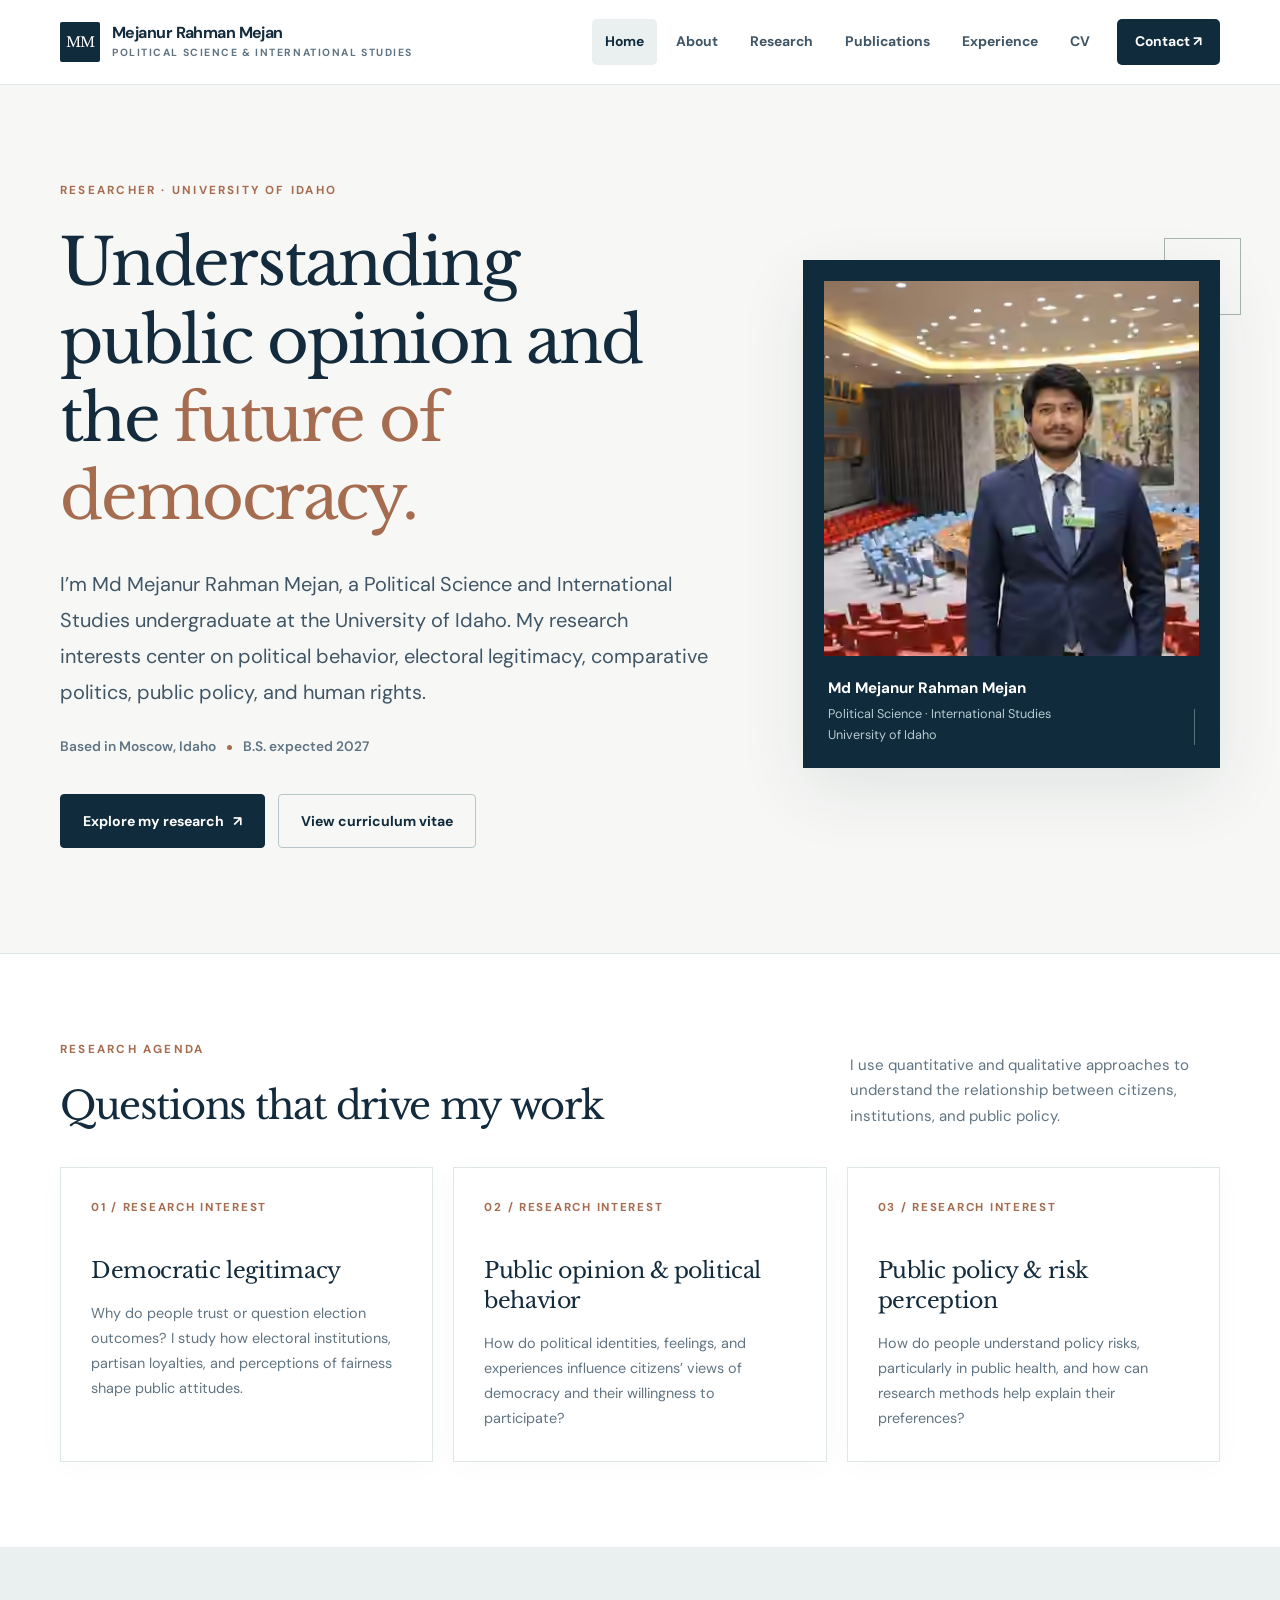
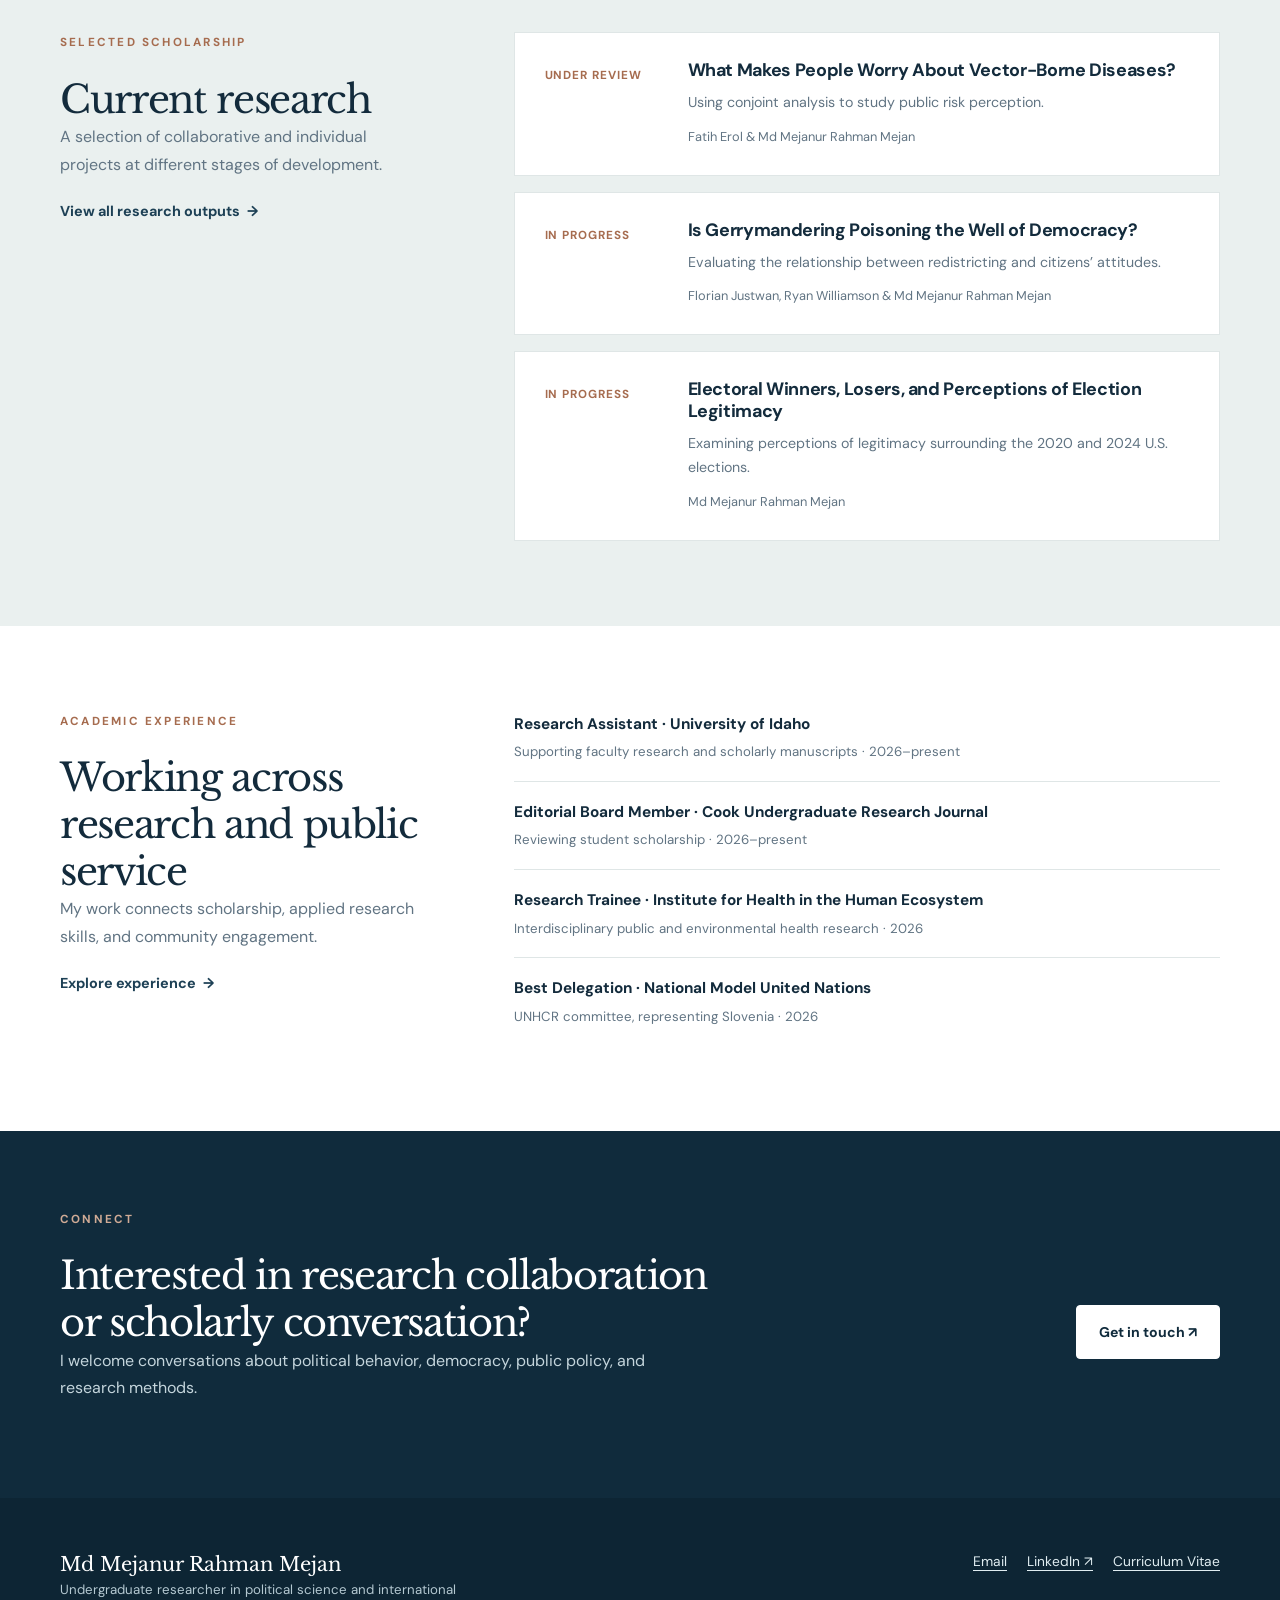
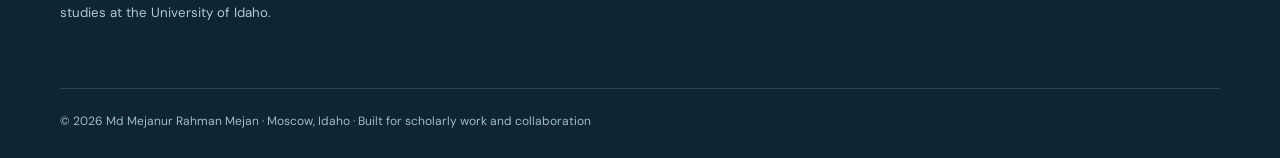
<file: index.html>
<!doctype html>
<html lang="en"><head><meta charset="utf-8"><meta name="viewport" content="width=device-width, initial-scale=1">
<meta name="theme-color" content="#102b3c"><meta name="description" content="Political science researcher studying public opinion, democratic legitimacy, and comparative politics.">
<title>Home | Md Mejanur Rahman Mejan</title><link rel="stylesheet" href="style.css"></head><body>
<a class="skip-link" href="#main">Skip to main content</a><header class="site-header"><div class="container header-inner"><a class="brand" href="index.html" aria-label="Mejan, home"><span class="brand-mark">MM</span><span><span class="brand-name">Mejanur Rahman Mejan</span><small>Political Science &amp; International Studies</small></span></a><nav class="primary-nav" aria-label="Main navigation"><a href="index.html" aria-current="page">Home</a><a href="about.html">About</a><a href="research.html">Research</a><a href="publications.html">Publications</a><a href="experience.html">Experience</a><a href="cv.html">CV</a><a class="nav-contact" href="mailto:meja7831@vandals.uidaho.edu">Contact ↗</a></nav></div></header><main id="main">
<section class="hero"><div class="container hero-grid"><div><div class="eyebrow">Researcher · University of Idaho</div><h1>Understanding public opinion and the <em>future of democracy.</em></h1><p class="lead">I’m Md Mejanur Rahman Mejan, a Political Science and International Studies undergraduate at the University of Idaho. My research interests center on political behavior, electoral legitimacy, comparative politics, public policy, and human rights.</p><div class="hero-meta"><span>Based in Moscow, Idaho</span><span class="dot" aria-hidden="true"></span><span>B.S. expected 2027</span></div><div class="actions"><a class="btn" href="research.html">Explore my research <span aria-hidden="true">↗</span></a><a class="btn btn-outline" href="cv.html">View curriculum vitae</a></div></div><div class="hero-card"><div class="portrait"><div class="portrait-fallback" aria-hidden="true">MM</div><img src="[data-uri]" alt="Portrait of Md Mejanur Rahman Mejan" onerror="this.src='Mejan%20picccc.jpg';this.onerror=null;"></div><div class="hero-card-caption"><div><strong>Md Mejanur Rahman Mejan</strong><span>Political Science · International Studies<br>University of Idaho</span></div><span class="vertical-rule" aria-hidden="true"></span></div></div></div></section>
<section class="section surface section-rule"><div class="container"><div class="section-head"><div><div class="eyebrow">Research agenda</div><h2>Questions that drive my work</h2></div><p class="section-intro">I use quantitative and qualitative approaches to understand the relationship between citizens, institutions, and public policy.</p></div><div class="cards"><article class="card"><div class="card-index">01 / RESEARCH INTEREST</div><h3>Democratic legitimacy</h3><p>Why do people trust or question election outcomes? I study how electoral institutions, partisan loyalties, and perceptions of fairness shape public attitudes.</p></article><article class="card"><div class="card-index">02 / RESEARCH INTEREST</div><h3>Public opinion & political behavior</h3><p>How do political identities, feelings, and experiences influence citizens’ views of democracy and their willingness to participate?</p></article><article class="card"><div class="card-index">03 / RESEARCH INTEREST</div><h3>Public policy & risk perception</h3><p>How do people understand policy risks, particularly in public health, and how can research methods help explain their preferences?</p></article></div></div></section>
<section class="section wash"><div class="container split"><div class="split-side"><div class="eyebrow">Selected scholarship</div><h2>Current research</h2><p>A selection of collaborative and individual projects at different stages of development.</p><a class="link-line" href="publications.html">View all research outputs <span aria-hidden="true">→</span></a></div><div class="feature-list"><article class="feature"><div class="feature-label">Under review</div><div><h3>What Makes People Worry About Vector-Borne Diseases?</h3><p>Using conjoint analysis to study public risk perception.</p><p class="byline">Fatih Erol &amp; Md Mejanur Rahman Mejan</p></div></article><article class="feature"><div class="feature-label">In progress</div><div><h3>Is Gerrymandering Poisoning the Well of Democracy?</h3><p>Evaluating the relationship between redistricting and citizens’ attitudes.</p><p class="byline">Florian Justwan, Ryan Williamson &amp; Md Mejanur Rahman Mejan</p></div></article><article class="feature"><div class="feature-label">In progress</div><div><h3>Electoral Winners, Losers, and Perceptions of Election Legitimacy</h3><p>Examining perceptions of legitimacy surrounding the 2020 and 2024 U.S. elections.</p><p class="byline">Md Mejanur Rahman Mejan</p></div></article></div></div></section>
<section class="section surface"><div class="container split"><div class="split-side"><div class="eyebrow">Academic experience</div><h2>Working across research and public service</h2><p>My work connects scholarship, applied research skills, and community engagement.</p><a href="experience.html" class="link-line">Explore experience <span aria-hidden="true">→</span></a></div><div class="kicker-list"><div class="kicker-row"><strong>Research Assistant · University of Idaho</strong><span>Supporting faculty research and scholarly manuscripts · 2026–present</span></div><div class="kicker-row"><strong>Editorial Board Member · Cook Undergraduate Research Journal</strong><span>Reviewing student scholarship · 2026–present</span></div><div class="kicker-row"><strong>Research Trainee · Institute for Health in the Human Ecosystem</strong><span>Interdisciplinary public and environmental health research · 2026</span></div><div class="kicker-row"><strong>Best Delegation · National Model United Nations</strong><span>UNHCR committee, representing Slovenia · 2026</span></div></div></div></section>
<section class="band"><div class="container band-grid"><div><div class="eyebrow">Connect</div><h2>Interested in research collaboration or scholarly conversation?</h2><p>I welcome conversations about political behavior, democracy, public policy, and research methods.</p></div><div class="actions"><a class="btn" href="mailto:meja7831@vandals.uidaho.edu">Get in touch ↗</a></div></div></section></main><footer class="footer"><div class="container"><div class="footer-grid"><div><div class="footer-name">Md Mejanur Rahman Mejan</div><p>Undergraduate researcher in political science and international studies at the University of Idaho.</p></div><div class="footer-links"><a href="mailto:meja7831@vandals.uidaho.edu">Email</a><a href="https://www.linkedin.com/in/md-mejanur-rahman-mejan-389b5421b" target="_blank" rel="noopener noreferrer">LinkedIn ↗</a><a href="cv.html">Curriculum Vitae</a></div></div><div class="footer-bottom">© 2026 Md Mejanur Rahman Mejan · Moscow, Idaho · Built for scholarly work and collaboration</div></div></footer></body></html>
</file>
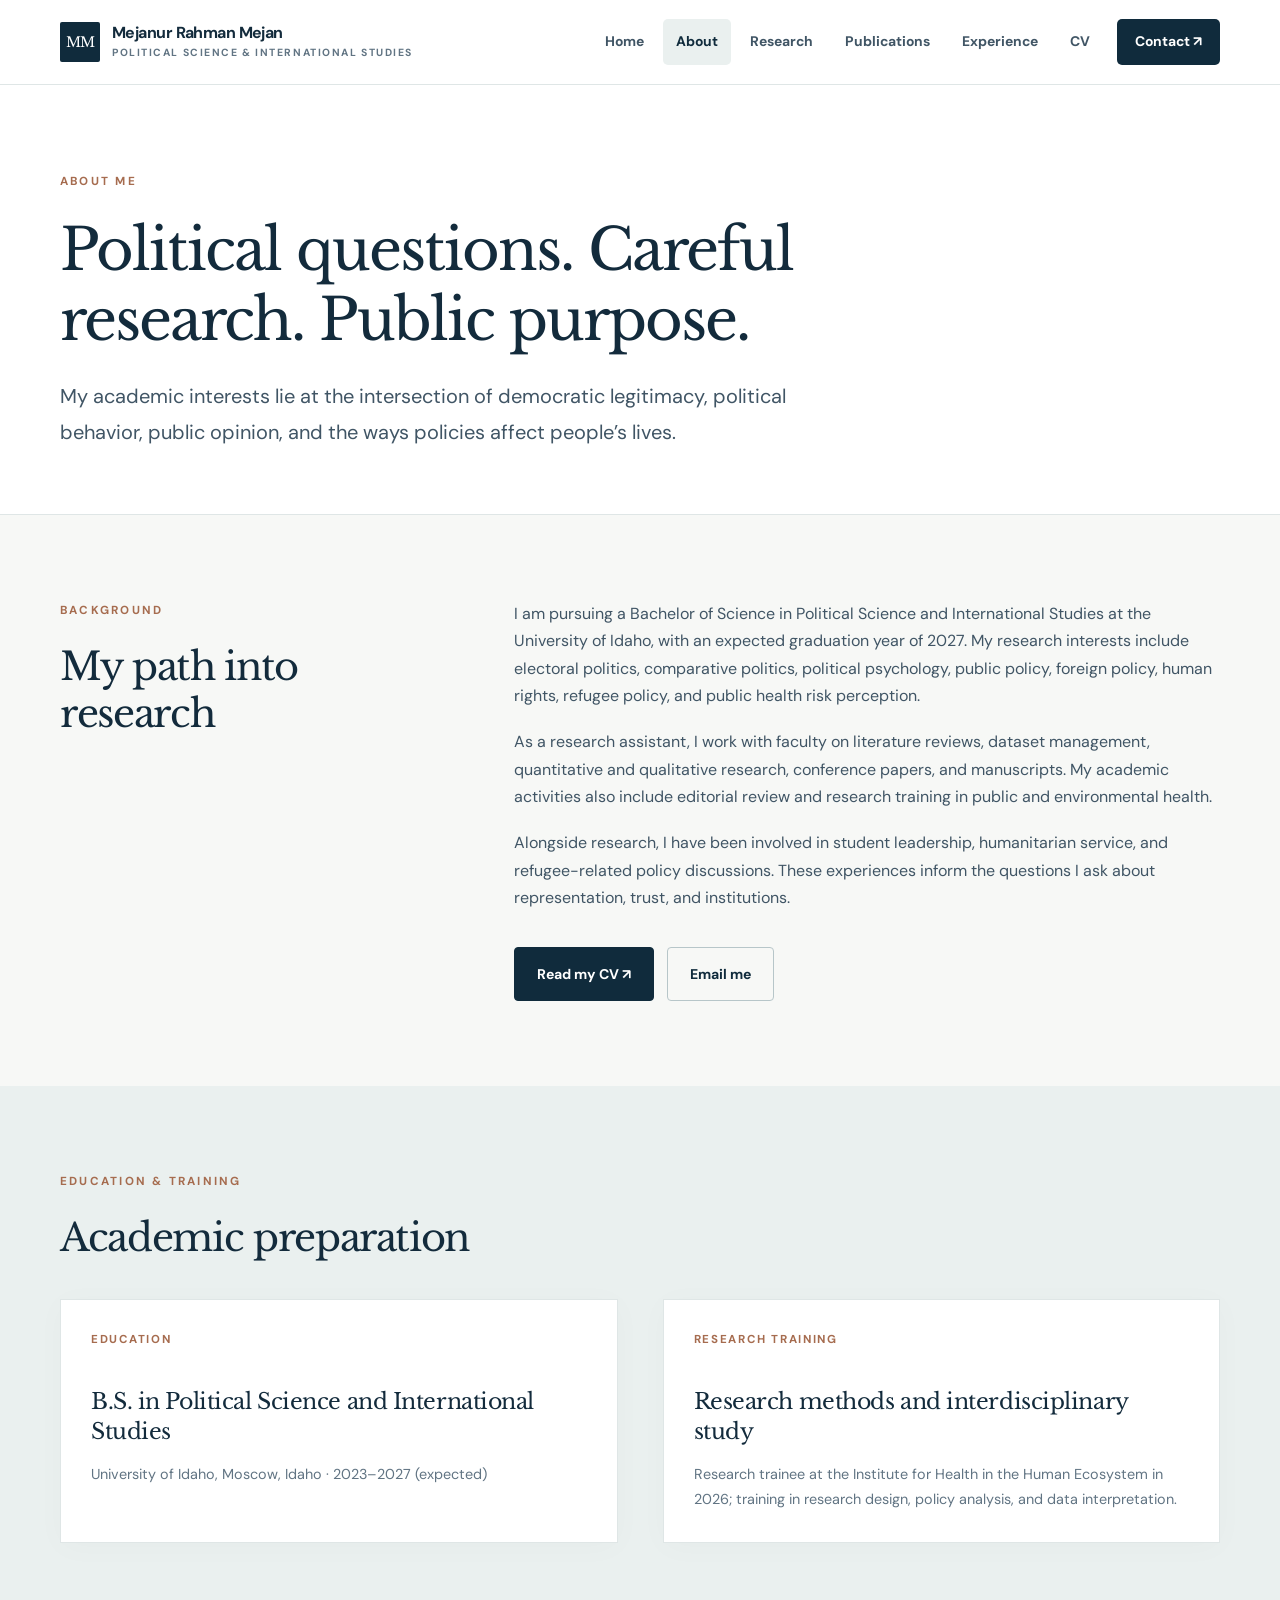
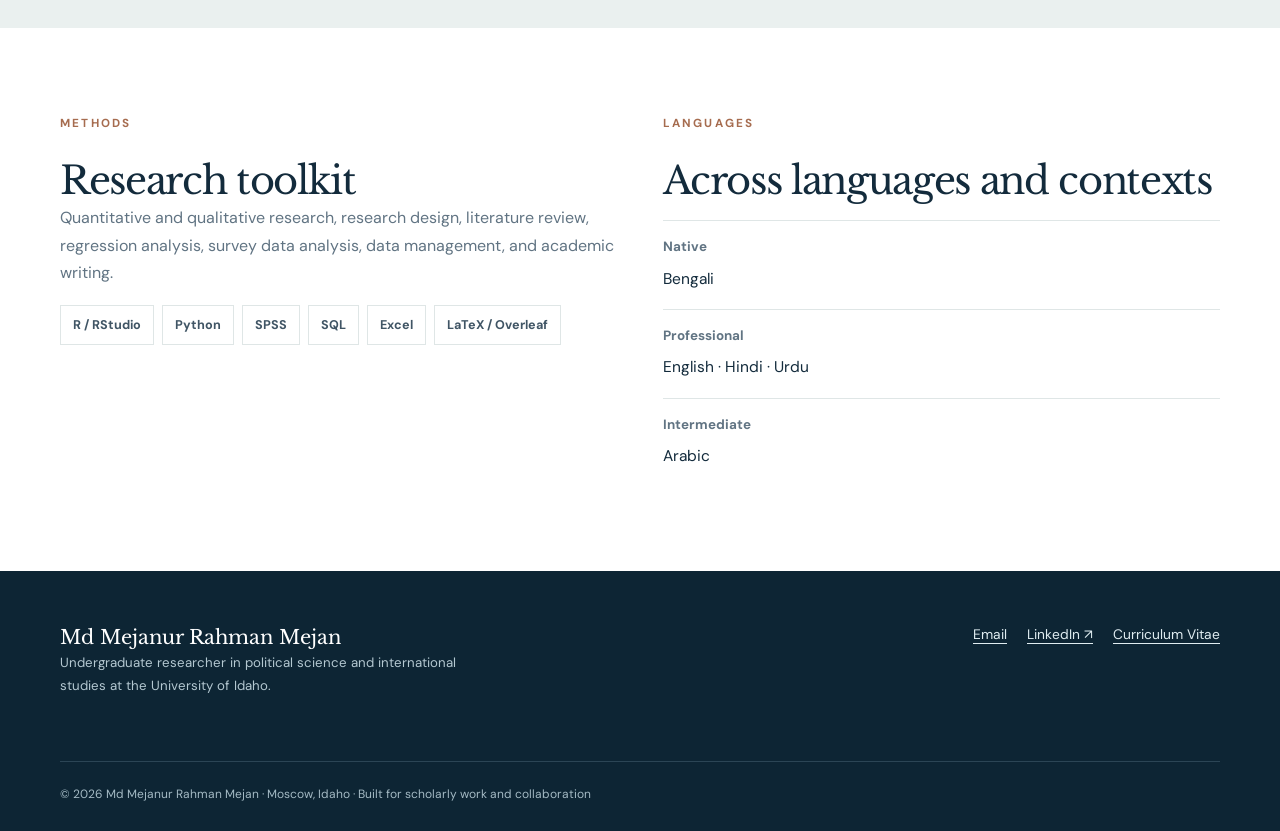
<file: about.html>
<!doctype html>
<html lang="en"><head><meta charset="utf-8"><meta name="viewport" content="width=device-width, initial-scale=1">
<meta name="theme-color" content="#102b3c"><meta name="description" content="About Mejan, a University of Idaho undergraduate political science researcher.">
<title>About | Md Mejanur Rahman Mejan</title><link rel="stylesheet" href="style.css"></head><body>
<a class="skip-link" href="#main">Skip to main content</a><header class="site-header"><div class="container header-inner"><a class="brand" href="index.html" aria-label="Mejan, home"><span class="brand-mark">MM</span><span><span class="brand-name">Mejanur Rahman Mejan</span><small>Political Science &amp; International Studies</small></span></a><nav class="primary-nav" aria-label="Main navigation"><a href="index.html">Home</a><a href="about.html" aria-current="page">About</a><a href="research.html">Research</a><a href="publications.html">Publications</a><a href="experience.html">Experience</a><a href="cv.html">CV</a><a class="nav-contact" href="mailto:meja7831@vandals.uidaho.edu">Contact ↗</a></nav></div></header><main id="main">
<section class="page-intro"><div class="container"><div class="eyebrow">About me</div><h1>Political questions. Careful research. Public purpose.</h1><p class="lead">My academic interests lie at the intersection of democratic legitimacy, political behavior, public opinion, and the ways policies affect people’s lives.</p></div></section>
<section class="section"><div class="container split"><div class="split-side"><div class="eyebrow">Background</div><h2>My path into research</h2></div><div class="prose"><p>I am pursuing a Bachelor of Science in Political Science and International Studies at the University of Idaho, with an expected graduation year of 2027. My research interests include electoral politics, comparative politics, political psychology, public policy, foreign policy, human rights, refugee policy, and public health risk perception.</p><p>As a research assistant, I work with faculty on literature reviews, dataset management, quantitative and qualitative research, conference papers, and manuscripts. My academic activities also include editorial review and research training in public and environmental health.</p><p>Alongside research, I have been involved in student leadership, humanitarian service, and refugee-related policy discussions. These experiences inform the questions I ask about representation, trust, and institutions.</p><div class="actions"><a class="btn" href="cv.html">Read my CV ↗</a><a class="btn btn-outline" href="mailto:meja7831@vandals.uidaho.edu">Email me</a></div></div></div></section>
<section class="section wash"><div class="container"><div class="section-head"><div><div class="eyebrow">Education &amp; training</div><h2>Academic preparation</h2></div></div><div class="two-col"><div class="card"><div class="card-index">EDUCATION</div><h3>B.S. in Political Science and International Studies</h3><p>University of Idaho, Moscow, Idaho · 2023–2027 (expected)</p></div><div class="card"><div class="card-index">RESEARCH TRAINING</div><h3>Research methods and interdisciplinary study</h3><p>Research trainee at the Institute for Health in the Human Ecosystem in 2026; training in research design, policy analysis, and data interpretation.</p></div></div></div></section>
<section class="section surface"><div class="container two-col"><div><div class="eyebrow">Methods</div><h2>Research toolkit</h2><p class="muted">Quantitative and qualitative research, research design, literature review, regression analysis, survey data analysis, data management, and academic writing.</p><div class="pills"><span>R / RStudio</span><span>Python</span><span>SPSS</span><span>SQL</span><span>Excel</span><span>LaTeX / Overleaf</span></div></div><div><div class="eyebrow">Languages</div><h2>Across languages and contexts</h2><dl class="definition-list"><div class="definition"><dt>Native</dt><dd>Bengali</dd></div><div class="definition"><dt>Professional</dt><dd>English · Hindi · Urdu</dd></div><div class="definition"><dt>Intermediate</dt><dd>Arabic</dd></div></dl></div></div></section></main><footer class="footer"><div class="container"><div class="footer-grid"><div><div class="footer-name">Md Mejanur Rahman Mejan</div><p>Undergraduate researcher in political science and international studies at the University of Idaho.</p></div><div class="footer-links"><a href="mailto:meja7831@vandals.uidaho.edu">Email</a><a href="https://www.linkedin.com/in/md-mejanur-rahman-mejan-389b5421b" target="_blank" rel="noopener noreferrer">LinkedIn ↗</a><a href="cv.html">Curriculum Vitae</a></div></div><div class="footer-bottom">© 2026 Md Mejanur Rahman Mejan · Moscow, Idaho · Built for scholarly work and collaboration</div></div></footer></body></html>
</file>
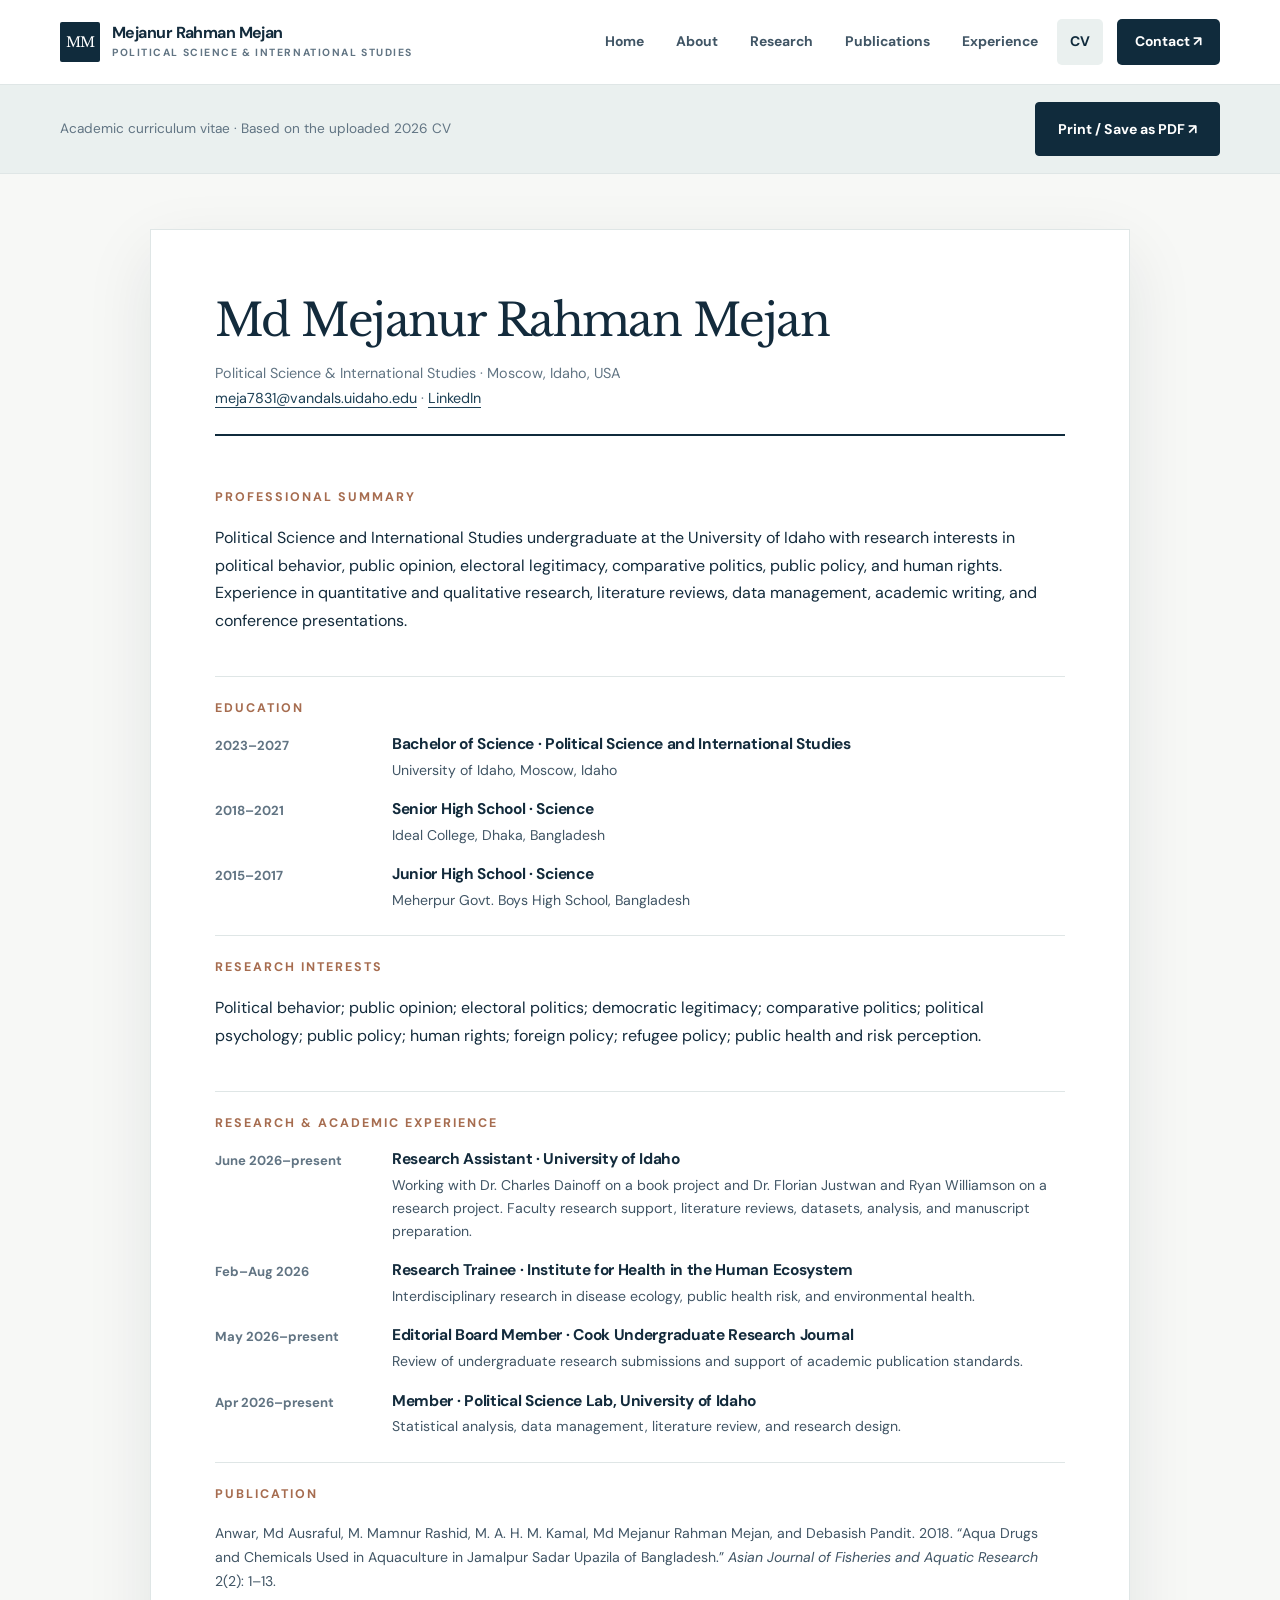
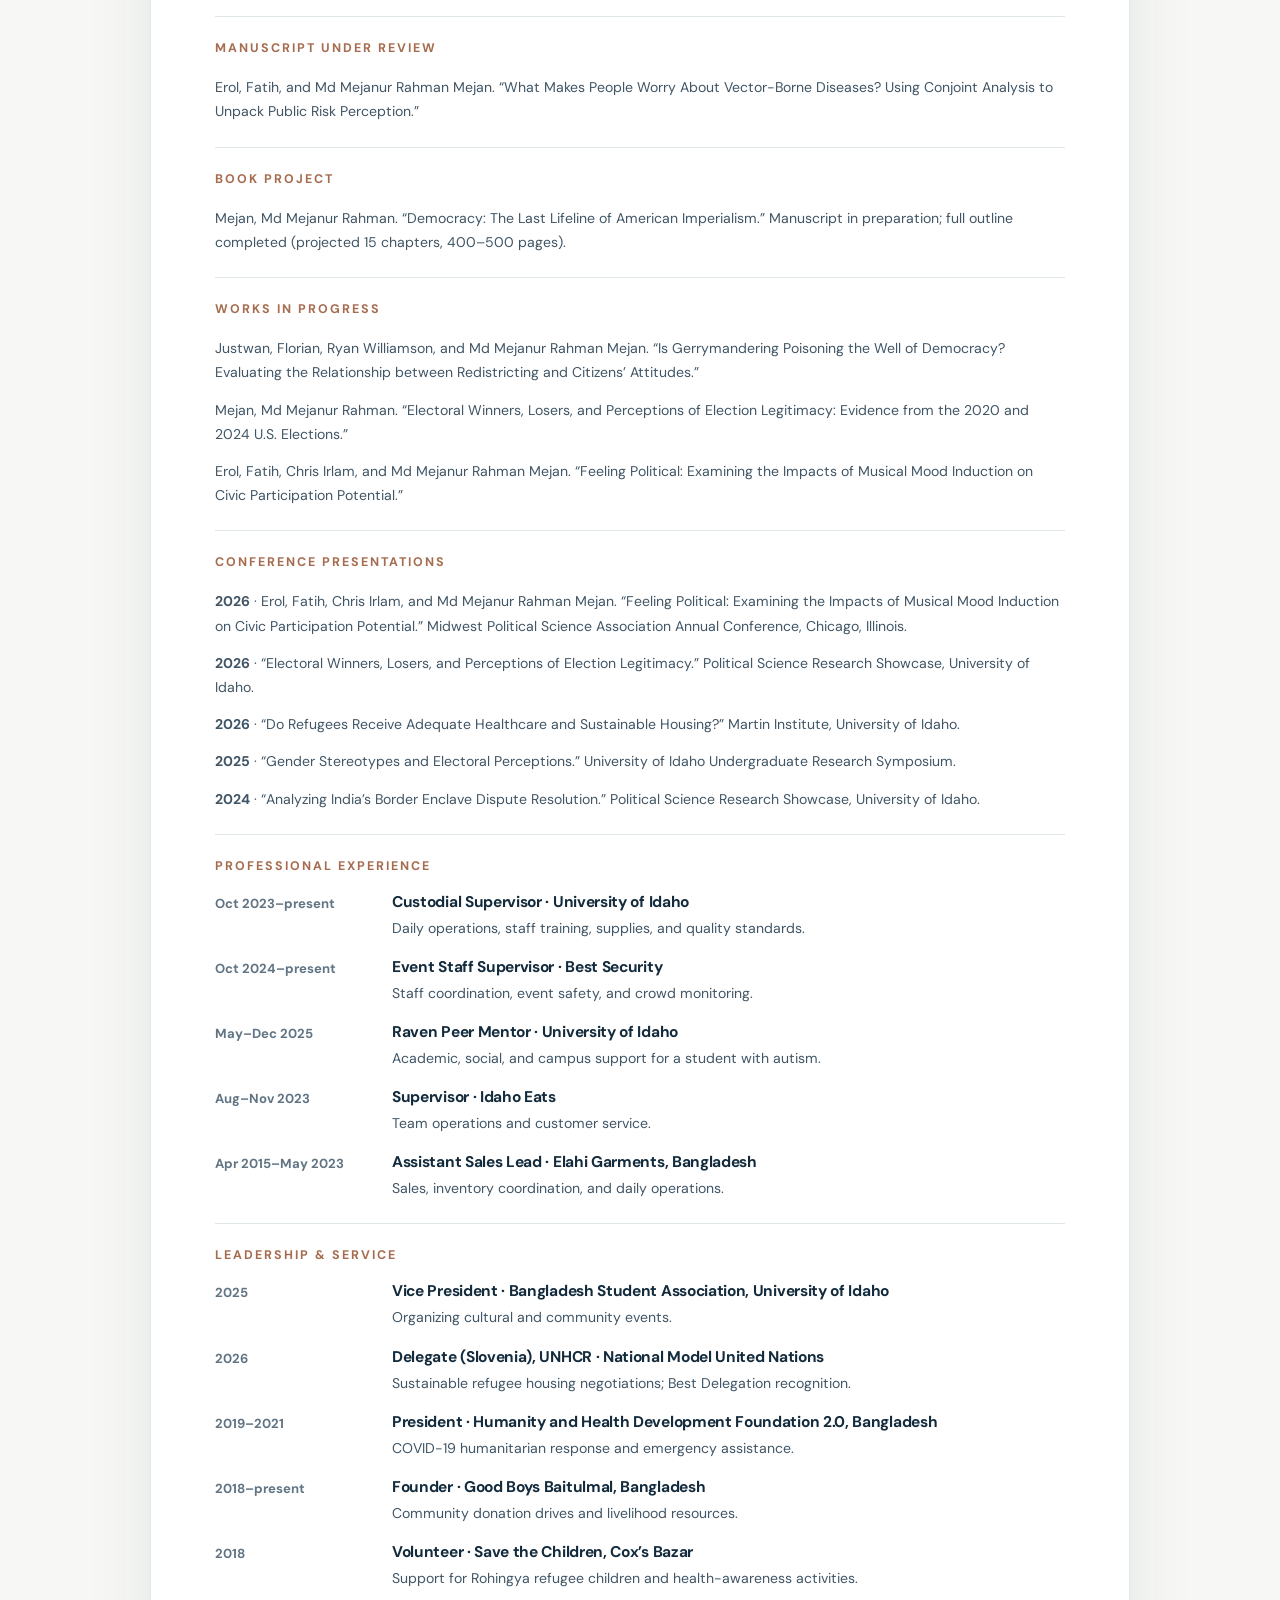
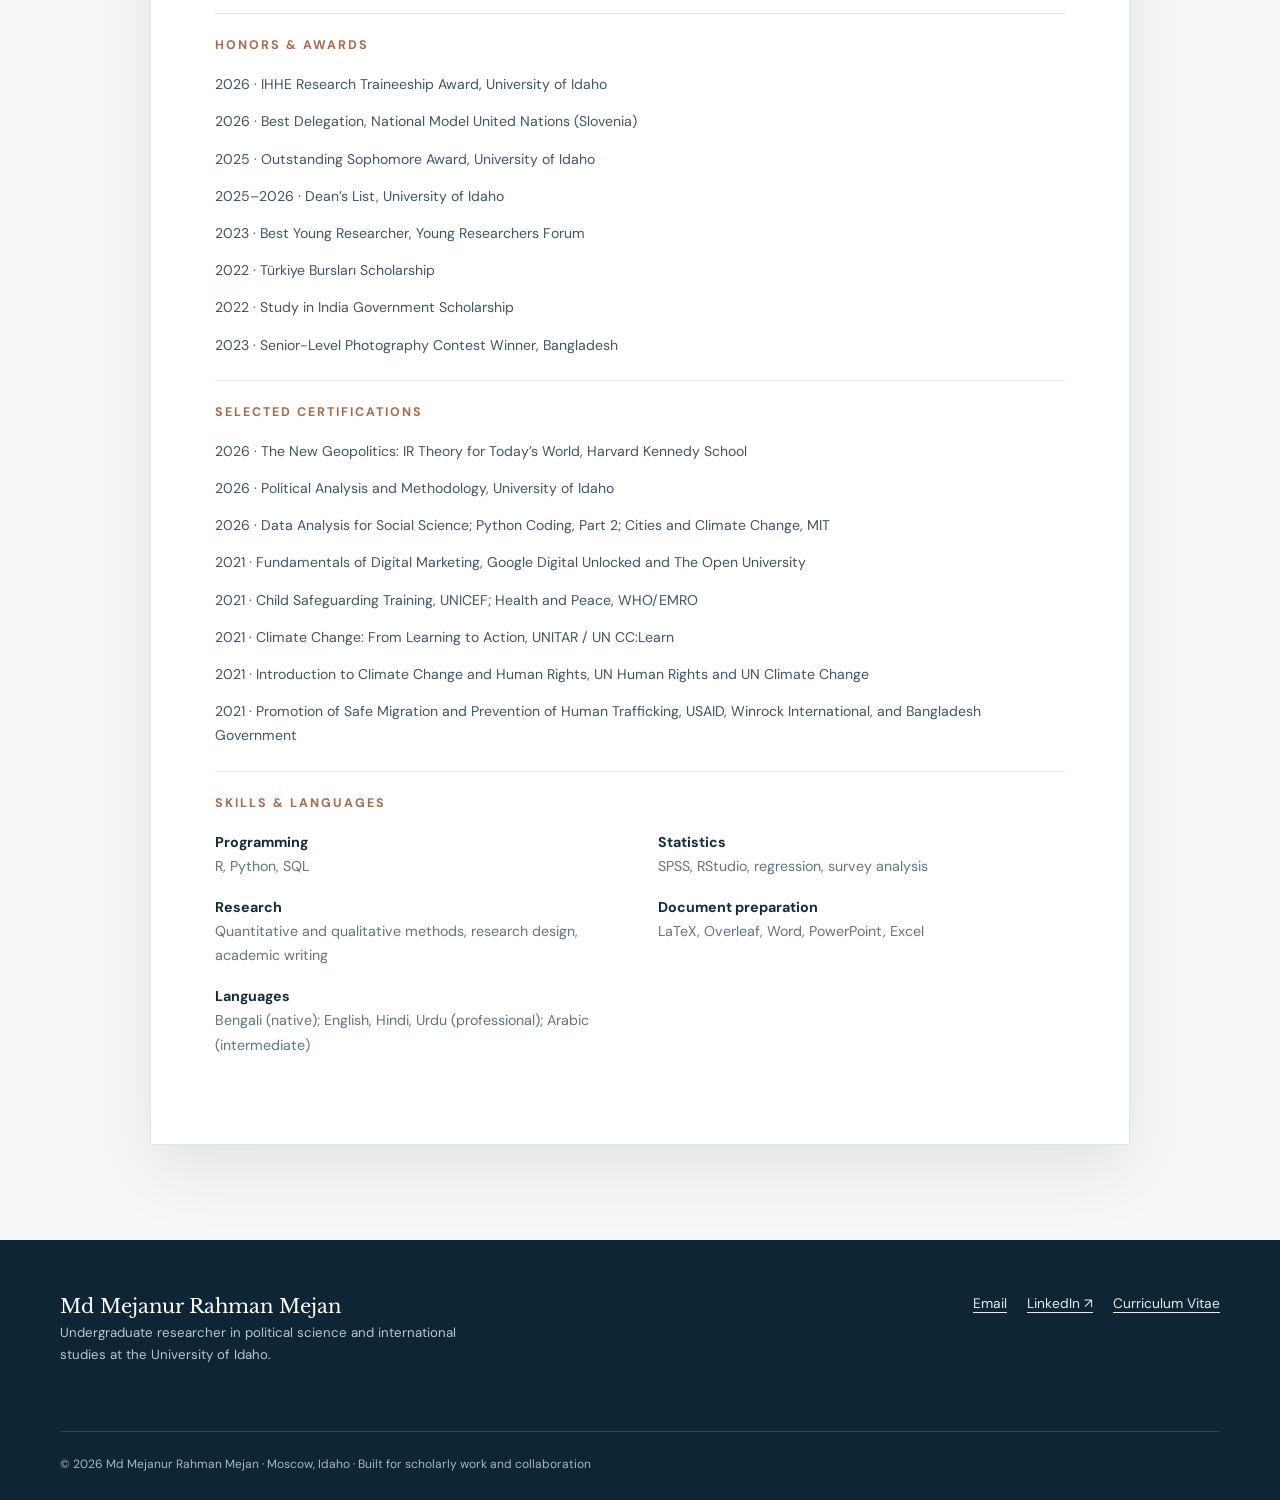
<file: cv.html>
<!doctype html>
<html lang="en"><head><meta charset="utf-8"><meta name="viewport" content="width=device-width, initial-scale=1">
<meta name="theme-color" content="#102b3c"><meta name="description" content="Detailed academic curriculum vitae for Md Mejanur Rahman Mejan.">
<title>Curriculum Vitae | Md Mejanur Rahman Mejan</title><link rel="stylesheet" href="style.css"></head><body>
<a class="skip-link" href="#main">Skip to main content</a><header class="site-header"><div class="container header-inner"><a class="brand" href="index.html" aria-label="Mejan, home"><span class="brand-mark">MM</span><span><span class="brand-name">Mejanur Rahman Mejan</span><small>Political Science &amp; International Studies</small></span></a><nav class="primary-nav" aria-label="Main navigation"><a href="index.html">Home</a><a href="about.html">About</a><a href="research.html">Research</a><a href="publications.html">Publications</a><a href="experience.html">Experience</a><a href="cv.html" aria-current="page">CV</a><a class="nav-contact" href="mailto:meja7831@vandals.uidaho.edu">Contact ↗</a></nav></div></header><main id="main">
<div class="cv-toolbar no-print"><div class="container"><p>Academic curriculum vitae · Based on the uploaded 2026 CV</p><button class="btn" type="button" onclick="window.print()">Print / Save as PDF ↗</button></div></div>
<div class="cv-layout"><div class="container"><article class="cv-paper"><div class="cv-head"><h1>Md Mejanur Rahman Mejan</h1><p>Political Science &amp; International Studies · Moscow, Idaho, USA</p><p><a href="mailto:meja7831@vandals.uidaho.edu">meja7831@vandals.uidaho.edu</a> · <a href="https://www.linkedin.com/in/md-mejanur-rahman-mejan-389b5421b">LinkedIn</a></p></div>
<section class="cv-section"><h2>Professional summary</h2><p>Political Science and International Studies undergraduate at the University of Idaho with research interests in political behavior, public opinion, electoral legitimacy, comparative politics, public policy, and human rights. Experience in quantitative and qualitative research, literature reviews, data management, academic writing, and conference presentations.</p></section>
<section class="cv-section"><h2>Education</h2><div class="cv-row"><div class="cv-date">2023–2027</div><div><h3>Bachelor of Science · Political Science and International Studies</h3><p>University of Idaho, Moscow, Idaho</p></div></div><div class="cv-row"><div class="cv-date">2018–2021</div><div><h3>Senior High School · Science</h3><p>Ideal College, Dhaka, Bangladesh</p></div></div><div class="cv-row"><div class="cv-date">2015–2017</div><div><h3>Junior High School · Science</h3><p>Meherpur Govt. Boys High School, Bangladesh</p></div></div></section>
<section class="cv-section"><h2>Research interests</h2><p>Political behavior; public opinion; electoral politics; democratic legitimacy; comparative politics; political psychology; public policy; human rights; foreign policy; refugee policy; public health and risk perception.</p></section>
<section class="cv-section"><h2>Research &amp; academic experience</h2><div class="cv-row"><div class="cv-date">June 2026–present</div><div><h3>Research Assistant · University of Idaho</h3><p>Working with Dr. Charles Dainoff on a book project and Dr. Florian Justwan and Ryan Williamson on a research project. Faculty research support, literature reviews, datasets, analysis, and manuscript preparation.</p></div></div><div class="cv-row"><div class="cv-date">Feb–Aug 2026</div><div><h3>Research Trainee · Institute for Health in the Human Ecosystem</h3><p>Interdisciplinary research in disease ecology, public health risk, and environmental health.</p></div></div><div class="cv-row"><div class="cv-date">May 2026–present</div><div><h3>Editorial Board Member · Cook Undergraduate Research Journal</h3><p>Review of undergraduate research submissions and support of academic publication standards.</p></div></div><div class="cv-row"><div class="cv-date">Apr 2026–present</div><div><h3>Member · Political Science Lab, University of Idaho</h3><p>Statistical analysis, data management, literature review, and research design.</p></div></div></section>
<section class="cv-section"><h2>Publication</h2><div class="cv-pubs"><p>Anwar, Md Ausraful, M. Mamnur Rashid, M. A. H. M. Kamal, Md Mejanur Rahman Mejan, and Debasish Pandit. 2018. “Aqua Drugs and Chemicals Used in Aquaculture in Jamalpur Sadar Upazila of Bangladesh.” <em>Asian Journal of Fisheries and Aquatic Research</em> 2(2): 1–13.</p></div></section>
<section class="cv-section"><h2>Manuscript under review</h2><div class="cv-pubs"><p>Erol, Fatih, and Md Mejanur Rahman Mejan. “What Makes People Worry About Vector-Borne Diseases? Using Conjoint Analysis to Unpack Public Risk Perception.”</p></div></section>
<section class="cv-section"><h2>Book project</h2><div class="cv-pubs"><p>Mejan, Md Mejanur Rahman. “Democracy: The Last Lifeline of American Imperialism.” Manuscript in preparation; full outline completed (projected 15 chapters, 400–500 pages).</p></div></section>
<section class="cv-section"><h2>Works in progress</h2><div class="cv-pubs"><p>Justwan, Florian, Ryan Williamson, and Md Mejanur Rahman Mejan. “Is Gerrymandering Poisoning the Well of Democracy? Evaluating the Relationship between Redistricting and Citizens’ Attitudes.”</p><p>Mejan, Md Mejanur Rahman. “Electoral Winners, Losers, and Perceptions of Election Legitimacy: Evidence from the 2020 and 2024 U.S. Elections.”</p><p>Erol, Fatih, Chris Irlam, and Md Mejanur Rahman Mejan. “Feeling Political: Examining the Impacts of Musical Mood Induction on Civic Participation Potential.”</p></div></section>
<section class="cv-section"><h2>Conference presentations</h2><div class="cv-pubs"><p><strong>2026</strong> · Erol, Fatih, Chris Irlam, and Md Mejanur Rahman Mejan. “Feeling Political: Examining the Impacts of Musical Mood Induction on Civic Participation Potential.” Midwest Political Science Association Annual Conference, Chicago, Illinois.</p><p><strong>2026</strong> · “Electoral Winners, Losers, and Perceptions of Election Legitimacy.” Political Science Research Showcase, University of Idaho.</p><p><strong>2026</strong> · “Do Refugees Receive Adequate Healthcare and Sustainable Housing?” Martin Institute, University of Idaho.</p><p><strong>2025</strong> · “Gender Stereotypes and Electoral Perceptions.” University of Idaho Undergraduate Research Symposium.</p><p><strong>2024</strong> · “Analyzing India’s Border Enclave Dispute Resolution.” Political Science Research Showcase, University of Idaho.</p></div></section>
<section class="cv-section"><h2>Professional experience</h2><div class="cv-row"><div class="cv-date">Oct 2023–present</div><div><h3>Custodial Supervisor · University of Idaho</h3><p>Daily operations, staff training, supplies, and quality standards.</p></div></div><div class="cv-row"><div class="cv-date">Oct 2024–present</div><div><h3>Event Staff Supervisor · Best Security</h3><p>Staff coordination, event safety, and crowd monitoring.</p></div></div><div class="cv-row"><div class="cv-date">May–Dec 2025</div><div><h3>Raven Peer Mentor · University of Idaho</h3><p>Academic, social, and campus support for a student with autism.</p></div></div><div class="cv-row"><div class="cv-date">Aug–Nov 2023</div><div><h3>Supervisor · Idaho Eats</h3><p>Team operations and customer service.</p></div></div><div class="cv-row"><div class="cv-date">Apr 2015–May 2023</div><div><h3>Assistant Sales Lead · Elahi Garments, Bangladesh</h3><p>Sales, inventory coordination, and daily operations.</p></div></div></section>
<section class="cv-section"><h2>Leadership &amp; service</h2><div class="cv-row"><div class="cv-date">2025</div><div><h3>Vice President · Bangladesh Student Association, University of Idaho</h3><p>Organizing cultural and community events.</p></div></div><div class="cv-row"><div class="cv-date">2026</div><div><h3>Delegate (Slovenia), UNHCR · National Model United Nations</h3><p>Sustainable refugee housing negotiations; Best Delegation recognition.</p></div></div><div class="cv-row"><div class="cv-date">2019–2021</div><div><h3>President · Humanity and Health Development Foundation 2.0, Bangladesh</h3><p>COVID-19 humanitarian response and emergency assistance.</p></div></div><div class="cv-row"><div class="cv-date">2018–present</div><div><h3>Founder · Good Boys Baitulmal, Bangladesh</h3><p>Community donation drives and livelihood resources.</p></div></div><div class="cv-row"><div class="cv-date">2018</div><div><h3>Volunteer · Save the Children, Cox’s Bazar</h3><p>Support for Rohingya refugee children and health-awareness activities.</p></div></div></section>
<section class="cv-section"><h2>Honors &amp; awards</h2><div class="cv-pubs"><p>2026 · IHHE Research Traineeship Award, University of Idaho</p><p>2026 · Best Delegation, National Model United Nations (Slovenia)</p><p>2025 · Outstanding Sophomore Award, University of Idaho</p><p>2025–2026 · Dean’s List, University of Idaho</p><p>2023 · Best Young Researcher, Young Researchers Forum</p><p>2022 · Türkiye Bursları Scholarship</p><p>2022 · Study in India Government Scholarship</p><p>2023 · Senior-Level Photography Contest Winner, Bangladesh</p></div></section>
<section class="cv-section"><h2>Selected certifications</h2><div class="cv-pubs"><p>2026 · The New Geopolitics: IR Theory for Today’s World, Harvard Kennedy School</p><p>2026 · Political Analysis and Methodology, University of Idaho</p><p>2026 · Data Analysis for Social Science; Python Coding, Part 2; Cities and Climate Change, MIT</p><p>2021 · Fundamentals of Digital Marketing, Google Digital Unlocked and The Open University</p><p>2021 · Child Safeguarding Training, UNICEF; Health and Peace, WHO/EMRO</p><p>2021 · Climate Change: From Learning to Action, UNITAR / UN CC:Learn</p><p>2021 · Introduction to Climate Change and Human Rights, UN Human Rights and UN Climate Change</p><p>2021 · Promotion of Safe Migration and Prevention of Human Trafficking, USAID, Winrock International, and Bangladesh Government</p></div></section>
<section class="cv-section"><h2>Skills &amp; languages</h2><div class="cv-grid"><div><strong>Programming</strong><span>R, Python, SQL</span></div><div><strong>Statistics</strong><span>SPSS, RStudio, regression, survey analysis</span></div><div><strong>Research</strong><span>Quantitative and qualitative methods, research design, academic writing</span></div><div><strong>Document preparation</strong><span>LaTeX, Overleaf, Word, PowerPoint, Excel</span></div><div><strong>Languages</strong><span>Bengali (native); English, Hindi, Urdu (professional); Arabic (intermediate)</span></div></div></section></article></div></div></main><footer class="footer"><div class="container"><div class="footer-grid"><div><div class="footer-name">Md Mejanur Rahman Mejan</div><p>Undergraduate researcher in political science and international studies at the University of Idaho.</p></div><div class="footer-links"><a href="mailto:meja7831@vandals.uidaho.edu">Email</a><a href="https://www.linkedin.com/in/md-mejanur-rahman-mejan-389b5421b" target="_blank" rel="noopener noreferrer">LinkedIn ↗</a><a href="cv.html">Curriculum Vitae</a></div></div><div class="footer-bottom">© 2026 Md Mejanur Rahman Mejan · Moscow, Idaho · Built for scholarly work and collaboration</div></div></footer></body></html>
</file>
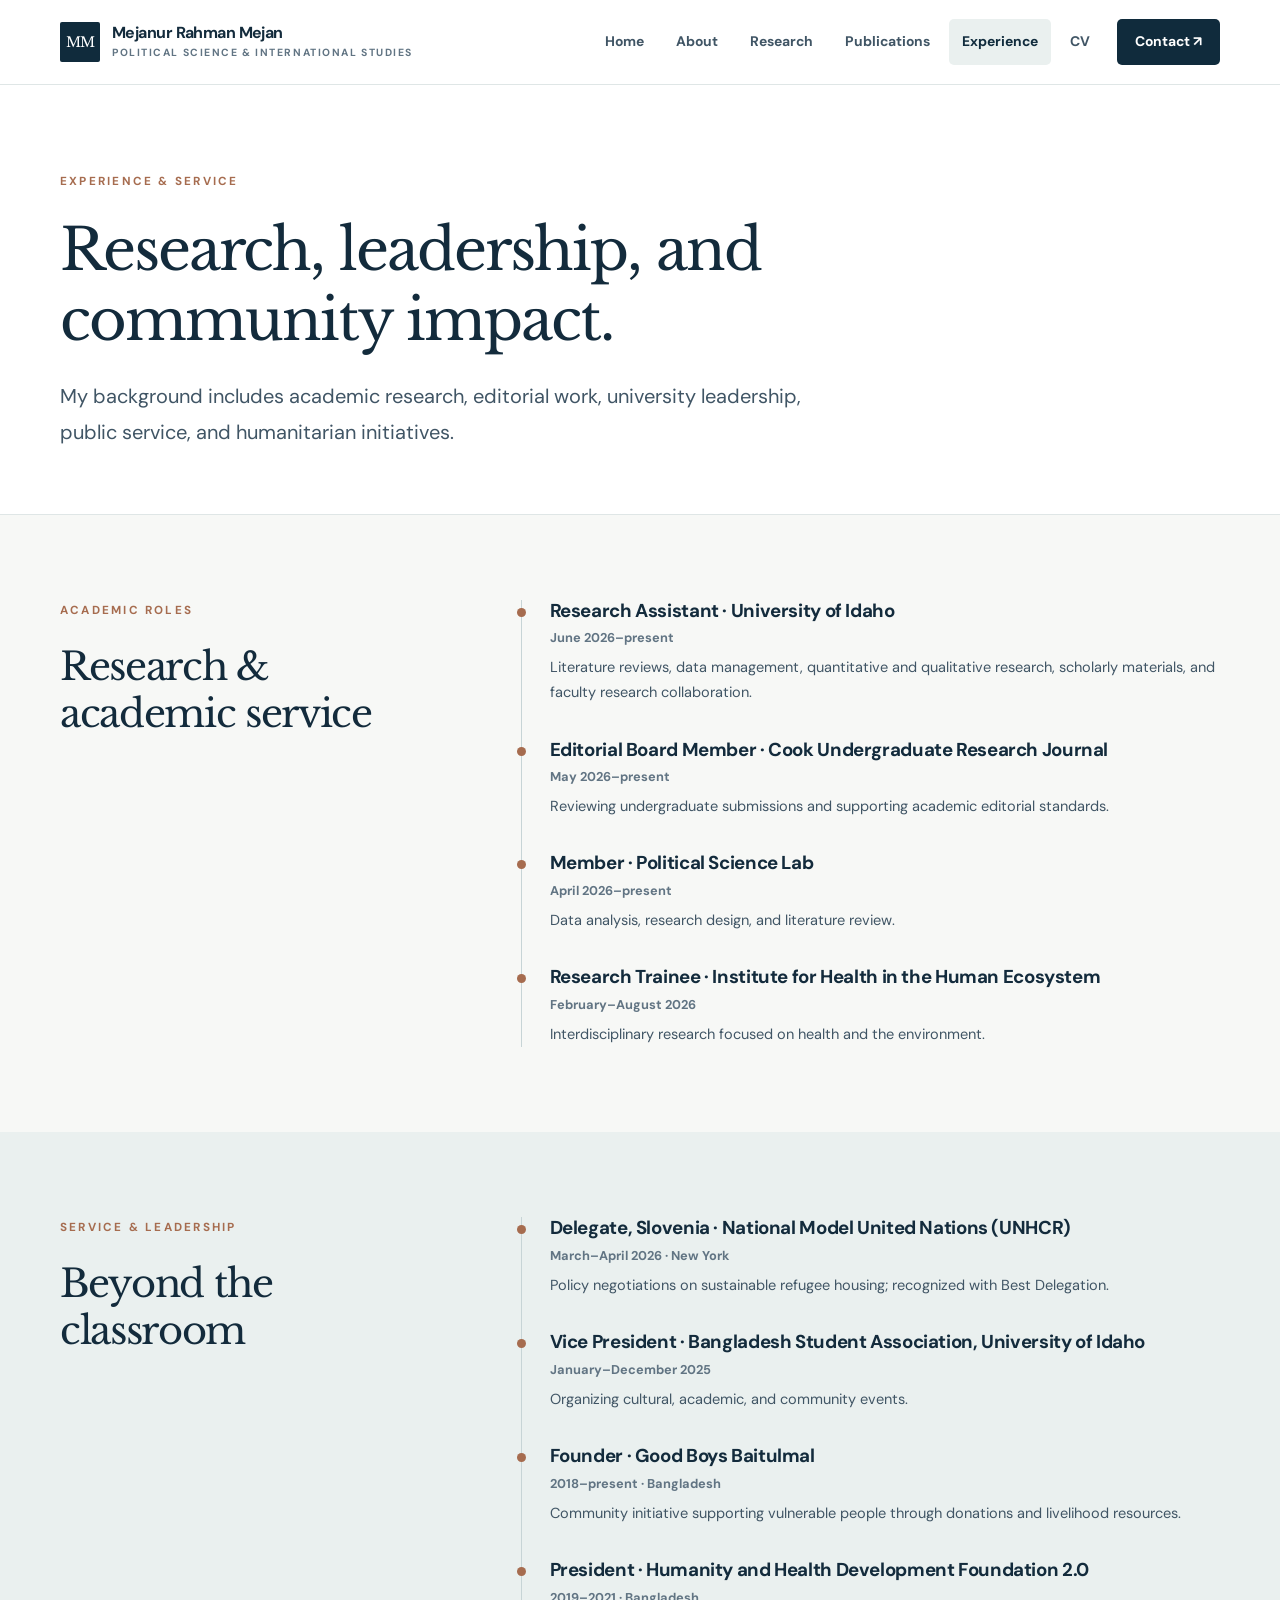
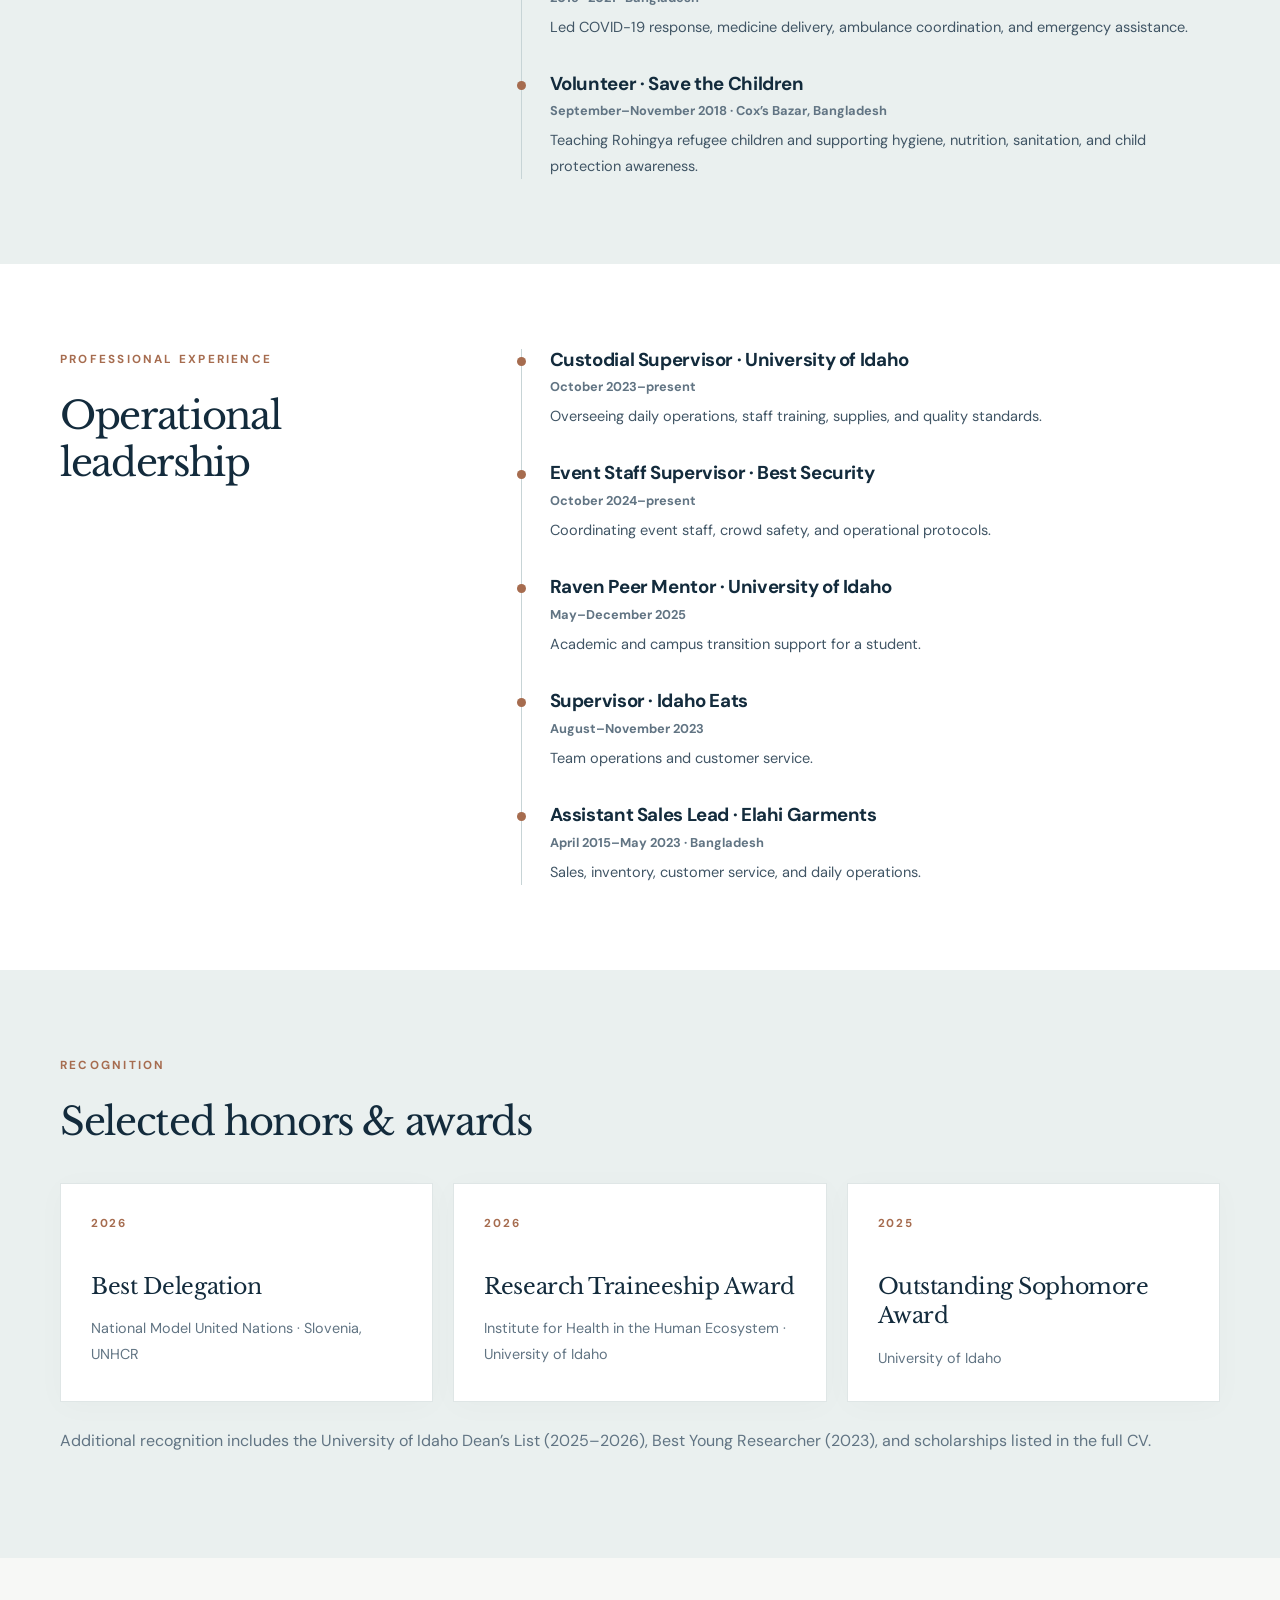
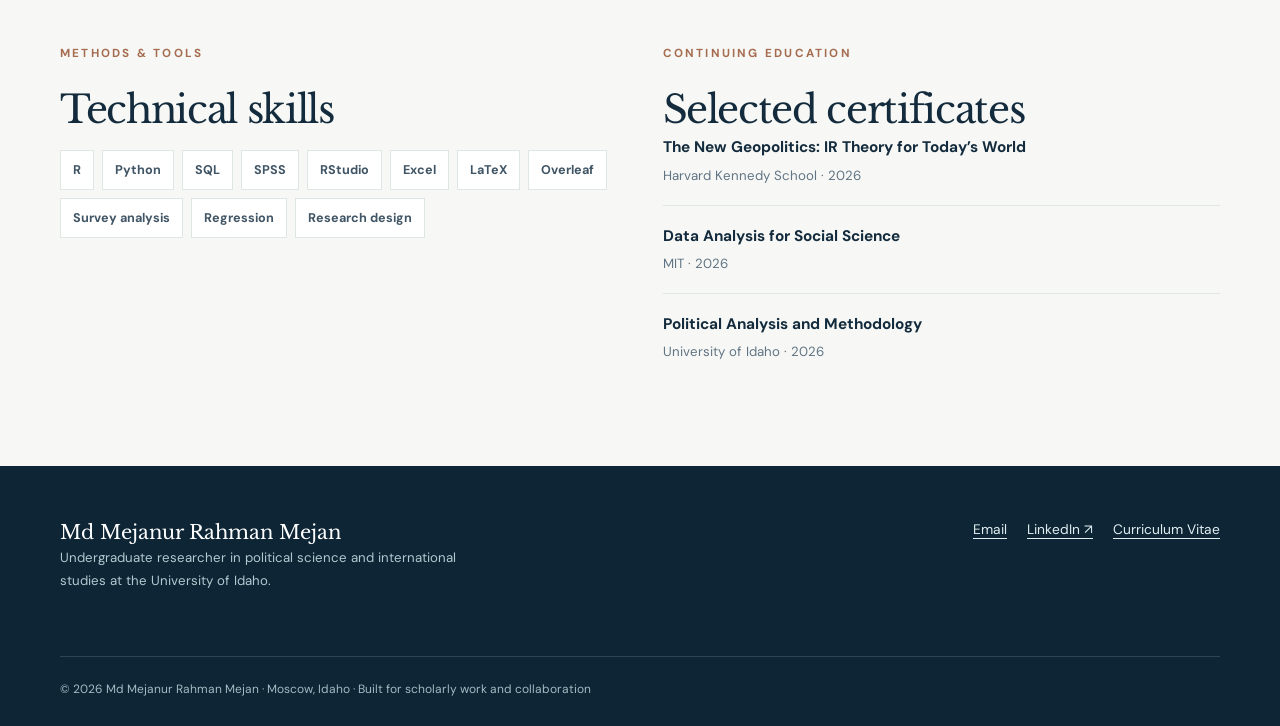
<file: experience.html>
<!doctype html>
<html lang="en"><head><meta charset="utf-8"><meta name="viewport" content="width=device-width, initial-scale=1">
<meta name="theme-color" content="#102b3c"><meta name="description" content="Academic research experience, community leadership, service, awards, and technical skills.">
<title>Experience | Md Mejanur Rahman Mejan</title><link rel="stylesheet" href="style.css"></head><body>
<a class="skip-link" href="#main">Skip to main content</a><header class="site-header"><div class="container header-inner"><a class="brand" href="index.html" aria-label="Mejan, home"><span class="brand-mark">MM</span><span><span class="brand-name">Mejanur Rahman Mejan</span><small>Political Science &amp; International Studies</small></span></a><nav class="primary-nav" aria-label="Main navigation"><a href="index.html">Home</a><a href="about.html">About</a><a href="research.html">Research</a><a href="publications.html">Publications</a><a href="experience.html" aria-current="page">Experience</a><a href="cv.html">CV</a><a class="nav-contact" href="mailto:meja7831@vandals.uidaho.edu">Contact ↗</a></nav></div></header><main id="main">
<section class="page-intro"><div class="container"><div class="eyebrow">Experience &amp; service</div><h1>Research, leadership, and community impact.</h1><p class="lead">My background includes academic research, editorial work, university leadership, public service, and humanitarian initiatives.</p></div></section>
<section class="section"><div class="container split"><div class="split-side"><div class="eyebrow">Academic roles</div><h2>Research &amp; academic service</h2></div><div class="timeline"><div class="timeline-item"><h3>Research Assistant · University of Idaho</h3><p class="meta">June 2026–present</p><p>Literature reviews, data management, quantitative and qualitative research, scholarly materials, and faculty research collaboration.</p></div><div class="timeline-item"><h3>Editorial Board Member · Cook Undergraduate Research Journal</h3><p class="meta">May 2026–present</p><p>Reviewing undergraduate submissions and supporting academic editorial standards.</p></div><div class="timeline-item"><h3>Member · Political Science Lab</h3><p class="meta">April 2026–present</p><p>Data analysis, research design, and literature review.</p></div><div class="timeline-item"><h3>Research Trainee · Institute for Health in the Human Ecosystem</h3><p class="meta">February–August 2026</p><p>Interdisciplinary research focused on health and the environment.</p></div></div></div></section>
<section class="section wash"><div class="container split"><div class="split-side"><div class="eyebrow">Service &amp; leadership</div><h2>Beyond the classroom</h2></div><div class="timeline"><div class="timeline-item"><h3>Delegate, Slovenia · National Model United Nations (UNHCR)</h3><p class="meta">March–April 2026 · New York</p><p>Policy negotiations on sustainable refugee housing; recognized with Best Delegation.</p></div><div class="timeline-item"><h3>Vice President · Bangladesh Student Association, University of Idaho</h3><p class="meta">January–December 2025</p><p>Organizing cultural, academic, and community events.</p></div><div class="timeline-item"><h3>Founder · Good Boys Baitulmal</h3><p class="meta">2018–present · Bangladesh</p><p>Community initiative supporting vulnerable people through donations and livelihood resources.</p></div><div class="timeline-item"><h3>President · Humanity and Health Development Foundation 2.0</h3><p class="meta">2019–2021 · Bangladesh</p><p>Led COVID-19 response, medicine delivery, ambulance coordination, and emergency assistance.</p></div><div class="timeline-item"><h3>Volunteer · Save the Children</h3><p class="meta">September–November 2018 · Cox’s Bazar, Bangladesh</p><p>Teaching Rohingya refugee children and supporting hygiene, nutrition, sanitation, and child protection awareness.</p></div></div></div></section>
<section class="section surface"><div class="container split"><div class="split-side"><div class="eyebrow">Professional experience</div><h2>Operational leadership</h2></div><div class="timeline"><div class="timeline-item"><h3>Custodial Supervisor · University of Idaho</h3><p class="meta">October 2023–present</p><p>Overseeing daily operations, staff training, supplies, and quality standards.</p></div><div class="timeline-item"><h3>Event Staff Supervisor · Best Security</h3><p class="meta">October 2024–present</p><p>Coordinating event staff, crowd safety, and operational protocols.</p></div><div class="timeline-item"><h3>Raven Peer Mentor · University of Idaho</h3><p class="meta">May–December 2025</p><p>Academic and campus transition support for a student.</p></div><div class="timeline-item"><h3>Supervisor · Idaho Eats</h3><p class="meta">August–November 2023</p><p>Team operations and customer service.</p></div><div class="timeline-item"><h3>Assistant Sales Lead · Elahi Garments</h3><p class="meta">April 2015–May 2023 · Bangladesh</p><p>Sales, inventory, customer service, and daily operations.</p></div></div></div></section>
<section class="section wash"><div class="container"><div class="section-head"><div><div class="eyebrow">Recognition</div><h2>Selected honors &amp; awards</h2></div></div><div class="cards"><div class="card"><div class="card-index">2026</div><h3>Best Delegation</h3><p>National Model United Nations · Slovenia, UNHCR</p></div><div class="card"><div class="card-index">2026</div><h3>Research Traineeship Award</h3><p>Institute for Health in the Human Ecosystem · University of Idaho</p></div><div class="card"><div class="card-index">2025</div><h3>Outstanding Sophomore Award</h3><p>University of Idaho</p></div></div><p class="muted" style="margin-top:25px">Additional recognition includes the University of Idaho Dean’s List (2025–2026), Best Young Researcher (2023), and scholarships listed in the full CV.</p></div></section>
<section class="section"><div class="container two-col"><div><div class="eyebrow">Methods &amp; tools</div><h2>Technical skills</h2><div class="pills"><span>R</span><span>Python</span><span>SQL</span><span>SPSS</span><span>RStudio</span><span>Excel</span><span>LaTeX</span><span>Overleaf</span><span>Survey analysis</span><span>Regression</span><span>Research design</span></div></div><div><div class="eyebrow">Continuing education</div><h2>Selected certificates</h2><div class="kicker-list"><div class="kicker-row"><strong>The New Geopolitics: IR Theory for Today’s World</strong><span>Harvard Kennedy School · 2026</span></div><div class="kicker-row"><strong>Data Analysis for Social Science</strong><span>MIT · 2026</span></div><div class="kicker-row"><strong>Political Analysis and Methodology</strong><span>University of Idaho · 2026</span></div></div></div></div></section></main><footer class="footer"><div class="container"><div class="footer-grid"><div><div class="footer-name">Md Mejanur Rahman Mejan</div><p>Undergraduate researcher in political science and international studies at the University of Idaho.</p></div><div class="footer-links"><a href="mailto:meja7831@vandals.uidaho.edu">Email</a><a href="https://www.linkedin.com/in/md-mejanur-rahman-mejan-389b5421b" target="_blank" rel="noopener noreferrer">LinkedIn ↗</a><a href="cv.html">Curriculum Vitae</a></div></div><div class="footer-bottom">© 2026 Md Mejanur Rahman Mejan · Moscow, Idaho · Built for scholarly work and collaboration</div></div></footer></body></html>
</file>
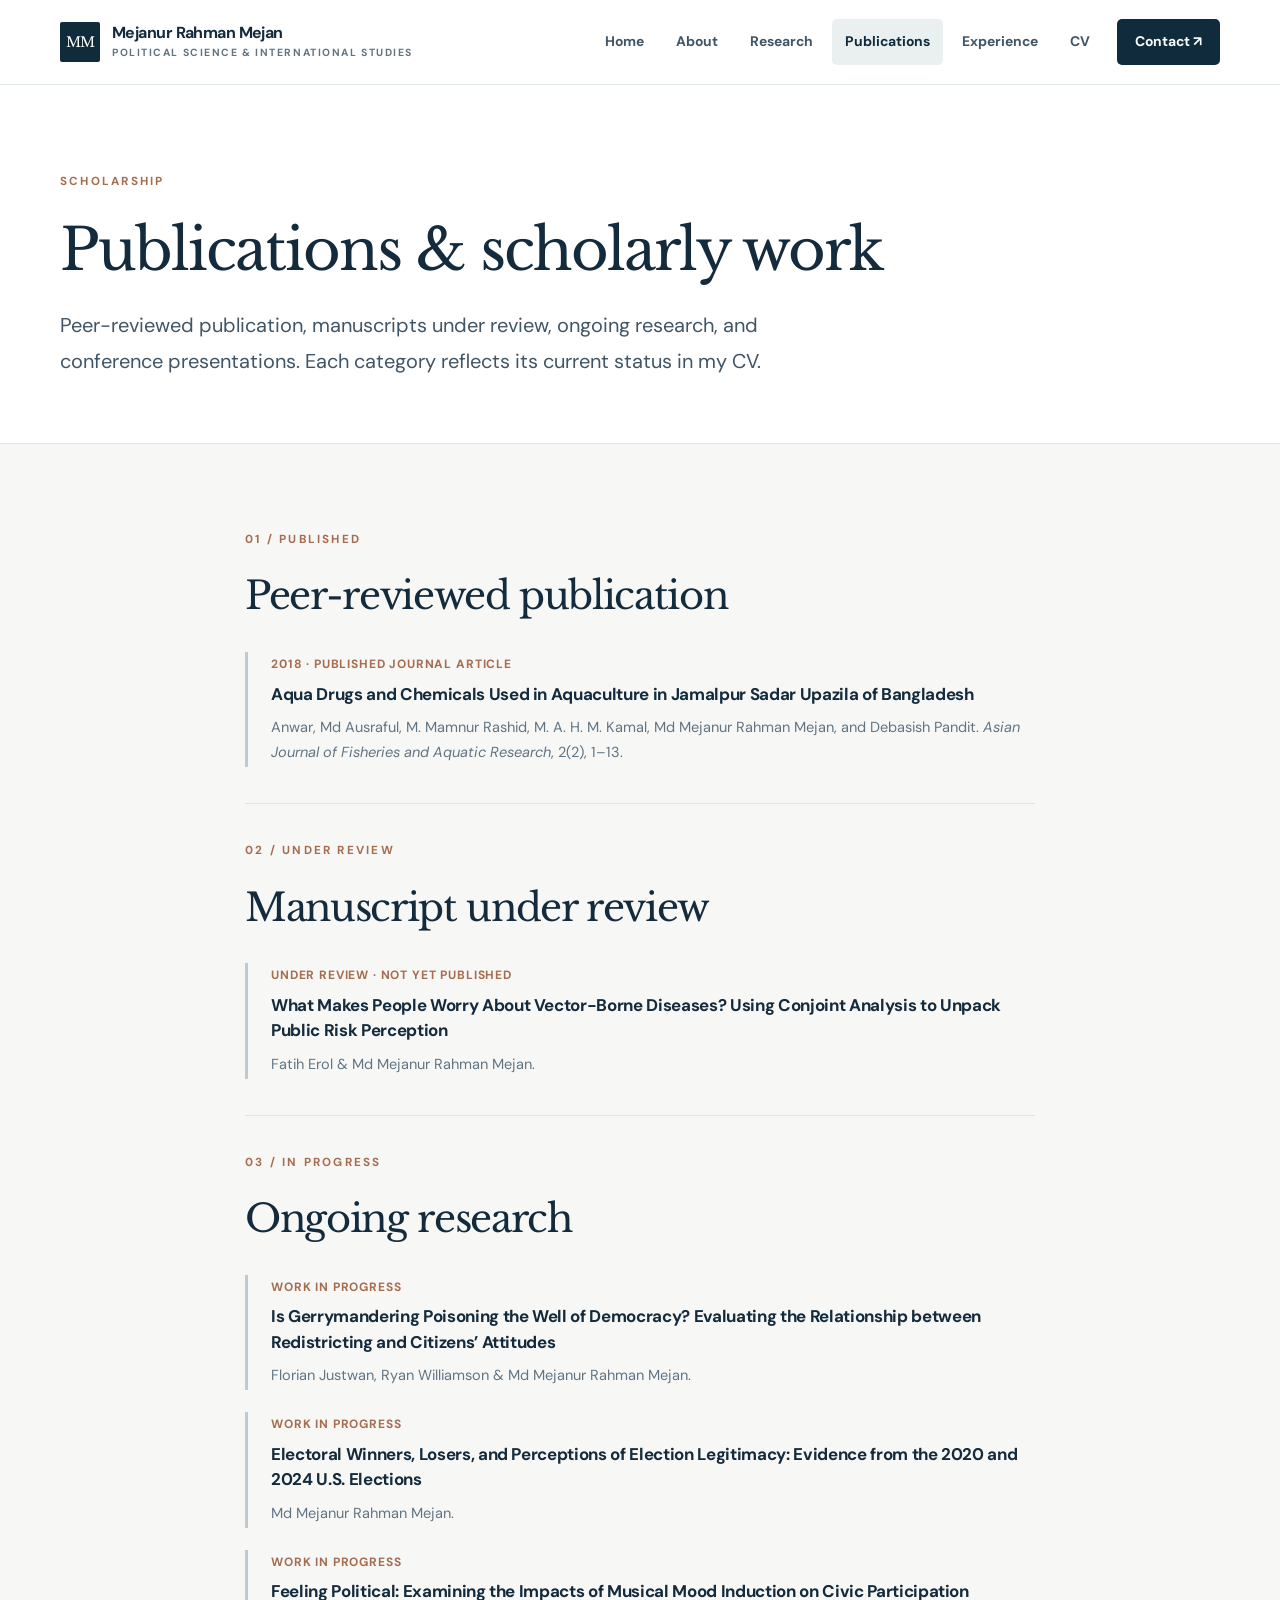
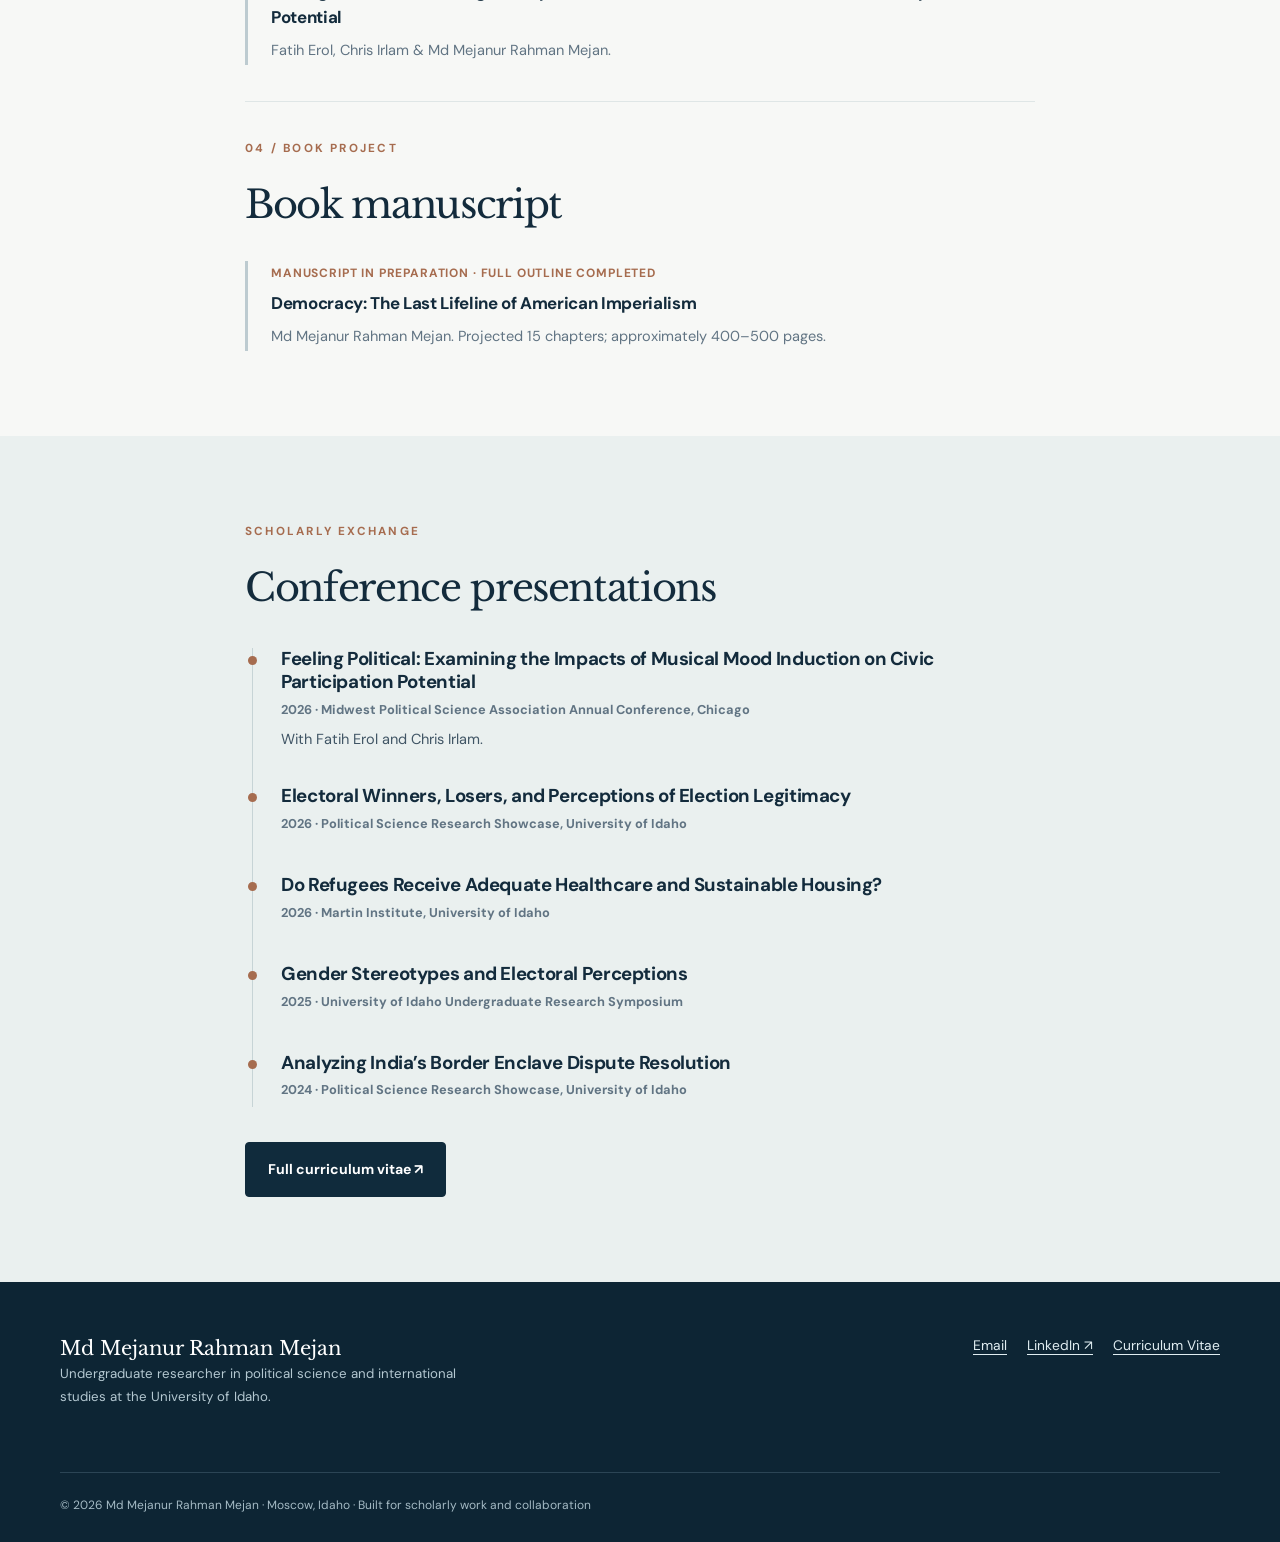
<file: publications.html>
<!doctype html>
<html lang="en"><head><meta charset="utf-8"><meta name="viewport" content="width=device-width, initial-scale=1">
<meta name="theme-color" content="#102b3c"><meta name="description" content="Published research, manuscripts under review, works in progress, book project, and conference presentations.">
<title>Publications | Md Mejanur Rahman Mejan</title><link rel="stylesheet" href="style.css"></head><body>
<a class="skip-link" href="#main">Skip to main content</a><header class="site-header"><div class="container header-inner"><a class="brand" href="index.html" aria-label="Mejan, home"><span class="brand-mark">MM</span><span><span class="brand-name">Mejanur Rahman Mejan</span><small>Political Science &amp; International Studies</small></span></a><nav class="primary-nav" aria-label="Main navigation"><a href="index.html">Home</a><a href="about.html">About</a><a href="research.html">Research</a><a href="publications.html" aria-current="page">Publications</a><a href="experience.html">Experience</a><a href="cv.html">CV</a><a class="nav-contact" href="mailto:meja7831@vandals.uidaho.edu">Contact ↗</a></nav></div></header><main id="main">
<section class="page-intro"><div class="container"><div class="eyebrow">Scholarship</div><h1>Publications &amp; scholarly work</h1><p class="lead">Peer-reviewed publication, manuscripts under review, ongoing research, and conference presentations. Each category reflects its current status in my CV.</p></div></section>
<section class="section"><div class="container narrow"><div class="eyebrow">01 / Published</div><h2>Peer-reviewed publication</h2><div class="item-stack" style="margin-top:32px"><article class="citation"><small>2018 · Published journal article</small><h3>Aqua Drugs and Chemicals Used in Aquaculture in Jamalpur Sadar Upazila of Bangladesh</h3><p>Anwar, Md Ausraful, M. Mamnur Rashid, M. A. H. M. Kamal, Md Mejanur Rahman Mejan, and Debasish Pandit. <em>Asian Journal of Fisheries and Aquatic Research</em>, 2(2), 1–13.</p></article></div>
<hr class="rule"><div class="eyebrow">02 / Under review</div><h2>Manuscript under review</h2><div class="item-stack" style="margin-top:32px"><article class="citation"><small>Under review · Not yet published</small><h3>What Makes People Worry About Vector-Borne Diseases? Using Conjoint Analysis to Unpack Public Risk Perception</h3><p>Fatih Erol &amp; Md Mejanur Rahman Mejan.</p></article></div>
<hr class="rule"><div class="eyebrow">03 / In progress</div><h2>Ongoing research</h2><div class="item-stack" style="margin-top:32px"><article class="citation"><small>Work in progress</small><h3>Is Gerrymandering Poisoning the Well of Democracy? Evaluating the Relationship between Redistricting and Citizens’ Attitudes</h3><p>Florian Justwan, Ryan Williamson &amp; Md Mejanur Rahman Mejan.</p></article><article class="citation"><small>Work in progress</small><h3>Electoral Winners, Losers, and Perceptions of Election Legitimacy: Evidence from the 2020 and 2024 U.S. Elections</h3><p>Md Mejanur Rahman Mejan.</p></article><article class="citation"><small>Work in progress</small><h3>Feeling Political: Examining the Impacts of Musical Mood Induction on Civic Participation Potential</h3><p>Fatih Erol, Chris Irlam &amp; Md Mejanur Rahman Mejan.</p></article></div>
<hr class="rule"><div class="eyebrow">04 / Book project</div><h2>Book manuscript</h2><div class="item-stack" style="margin-top:32px"><article class="citation"><small>Manuscript in preparation · Full outline completed</small><h3>Democracy: The Last Lifeline of American Imperialism</h3><p>Md Mejanur Rahman Mejan. Projected 15 chapters; approximately 400–500 pages.</p></article></div></div></section>
<section class="section wash"><div class="container narrow"><div class="eyebrow">Scholarly exchange</div><h2>Conference presentations</h2><div class="timeline" style="margin-top:36px"><div class="timeline-item"><h3>Feeling Political: Examining the Impacts of Musical Mood Induction on Civic Participation Potential</h3><p class="meta">2026 · Midwest Political Science Association Annual Conference, Chicago</p><p>With Fatih Erol and Chris Irlam.</p></div><div class="timeline-item"><h3>Electoral Winners, Losers, and Perceptions of Election Legitimacy</h3><p class="meta">2026 · Political Science Research Showcase, University of Idaho</p></div><div class="timeline-item"><h3>Do Refugees Receive Adequate Healthcare and Sustainable Housing?</h3><p class="meta">2026 · Martin Institute, University of Idaho</p></div><div class="timeline-item"><h3>Gender Stereotypes and Electoral Perceptions</h3><p class="meta">2025 · University of Idaho Undergraduate Research Symposium</p></div><div class="timeline-item"><h3>Analyzing India’s Border Enclave Dispute Resolution</h3><p class="meta">2024 · Political Science Research Showcase, University of Idaho</p></div></div><div class="actions"><a class="btn" href="cv.html">Full curriculum vitae ↗</a></div></div></section></main><footer class="footer"><div class="container"><div class="footer-grid"><div><div class="footer-name">Md Mejanur Rahman Mejan</div><p>Undergraduate researcher in political science and international studies at the University of Idaho.</p></div><div class="footer-links"><a href="mailto:meja7831@vandals.uidaho.edu">Email</a><a href="https://www.linkedin.com/in/md-mejanur-rahman-mejan-389b5421b" target="_blank" rel="noopener noreferrer">LinkedIn ↗</a><a href="cv.html">Curriculum Vitae</a></div></div><div class="footer-bottom">© 2026 Md Mejanur Rahman Mejan · Moscow, Idaho · Built for scholarly work and collaboration</div></div></footer></body></html>
</file>
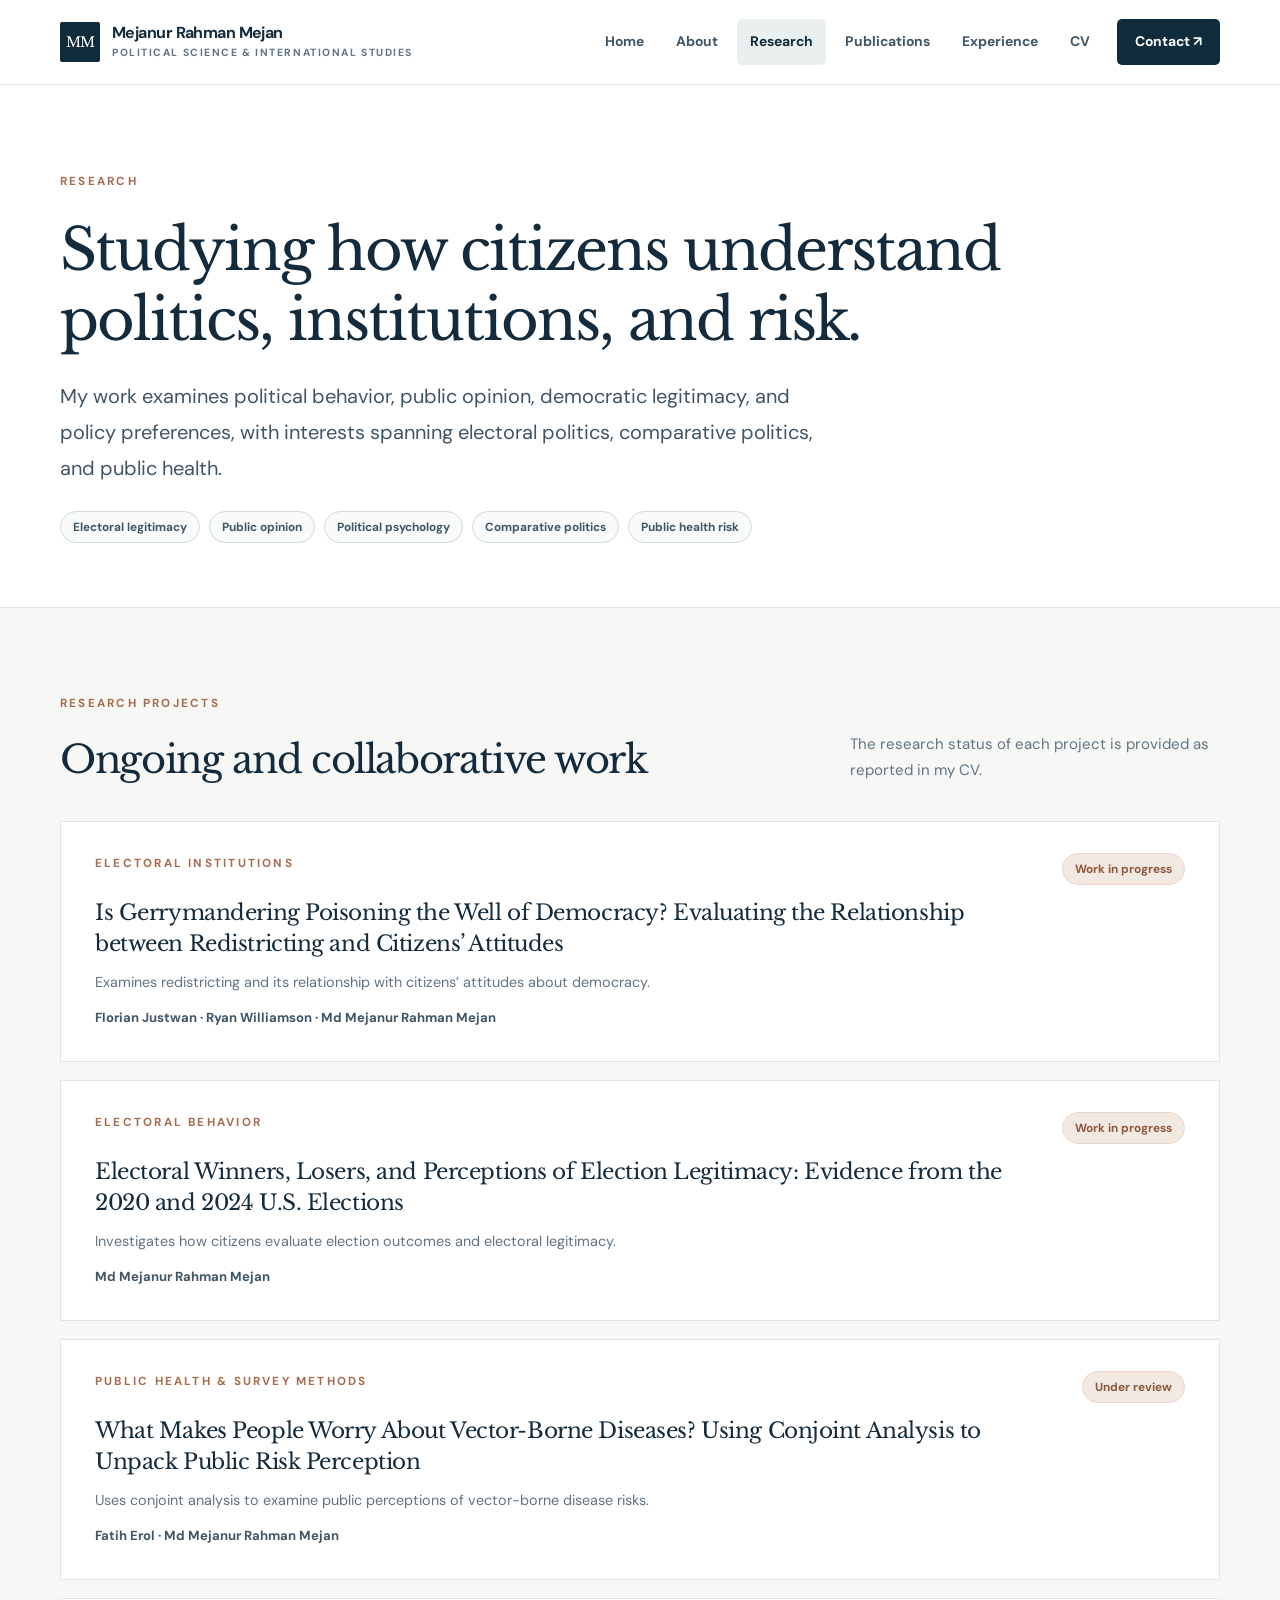
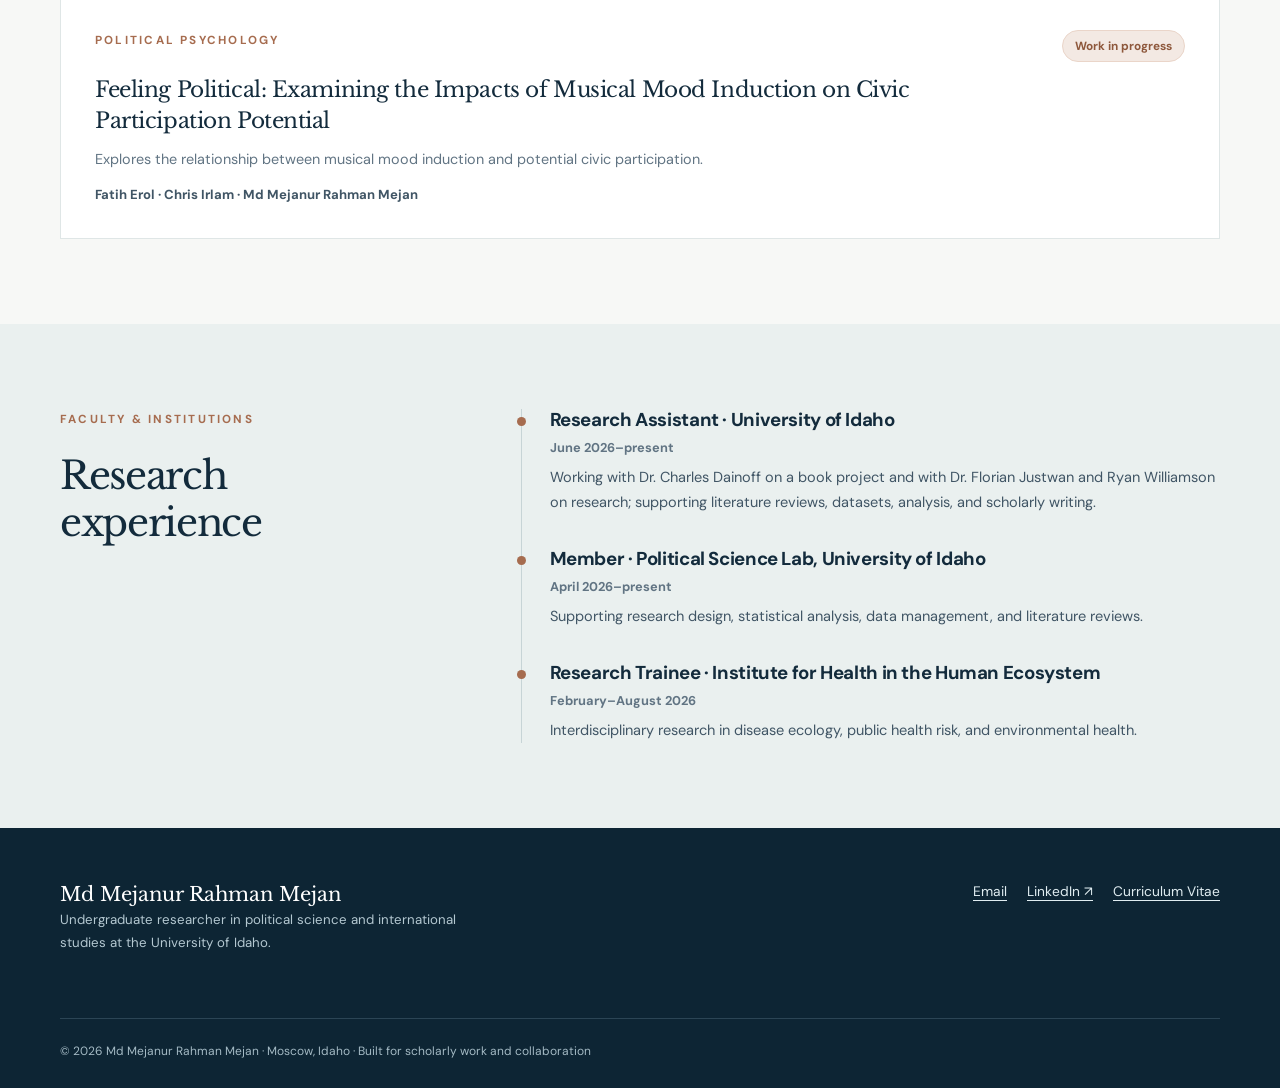
<file: research.html>
<!doctype html>
<html lang="en"><head><meta charset="utf-8"><meta name="viewport" content="width=device-width, initial-scale=1">
<meta name="theme-color" content="#102b3c"><meta name="description" content="Research interests and ongoing research projects on electoral legitimacy, gerrymandering, political behavior, and risk perception.">
<title>Research | Md Mejanur Rahman Mejan</title><link rel="stylesheet" href="style.css"></head><body>
<a class="skip-link" href="#main">Skip to main content</a><header class="site-header"><div class="container header-inner"><a class="brand" href="index.html" aria-label="Mejan, home"><span class="brand-mark">MM</span><span><span class="brand-name">Mejanur Rahman Mejan</span><small>Political Science &amp; International Studies</small></span></a><nav class="primary-nav" aria-label="Main navigation"><a href="index.html">Home</a><a href="about.html">About</a><a href="research.html" aria-current="page">Research</a><a href="publications.html">Publications</a><a href="experience.html">Experience</a><a href="cv.html">CV</a><a class="nav-contact" href="mailto:meja7831@vandals.uidaho.edu">Contact ↗</a></nav></div></header><main id="main">
<section class="page-intro"><div class="container"><div class="eyebrow">Research</div><h1>Studying how citizens understand politics, institutions, and risk.</h1><p class="lead">My work examines political behavior, public opinion, democratic legitimacy, and policy preferences, with interests spanning electoral politics, comparative politics, and public health.</p><div class="top-tags"><span class="tag">Electoral legitimacy</span><span class="tag">Public opinion</span><span class="tag">Political psychology</span><span class="tag">Comparative politics</span><span class="tag">Public health risk</span></div></div></section>
<section class="section"><div class="container"><div class="section-head"><div><div class="eyebrow">Research projects</div><h2>Ongoing and collaborative work</h2></div><p class="section-intro">The research status of each project is provided as reported in my CV.</p></div><div class="research-list">
<article class="research-card"><div><div class="eyebrow">Electoral institutions</div><h3>Is Gerrymandering Poisoning the Well of Democracy? Evaluating the Relationship between Redistricting and Citizens’ Attitudes</h3><p>Examines redistricting and its relationship with citizens’ attitudes about democracy.</p><p class="collabs">Florian Justwan · Ryan Williamson · Md Mejanur Rahman Mejan</p></div><span class="tag tag-status">Work in progress</span></article>
<article class="research-card"><div><div class="eyebrow">Electoral behavior</div><h3>Electoral Winners, Losers, and Perceptions of Election Legitimacy: Evidence from the 2020 and 2024 U.S. Elections</h3><p>Investigates how citizens evaluate election outcomes and electoral legitimacy.</p><p class="collabs">Md Mejanur Rahman Mejan</p></div><span class="tag tag-status">Work in progress</span></article>
<article class="research-card"><div><div class="eyebrow">Public health &amp; survey methods</div><h3>What Makes People Worry About Vector-Borne Diseases? Using Conjoint Analysis to Unpack Public Risk Perception</h3><p>Uses conjoint analysis to examine public perceptions of vector-borne disease risks.</p><p class="collabs">Fatih Erol · Md Mejanur Rahman Mejan</p></div><span class="tag tag-status">Under review</span></article>
<article class="research-card"><div><div class="eyebrow">Political psychology</div><h3>Feeling Political: Examining the Impacts of Musical Mood Induction on Civic Participation Potential</h3><p>Explores the relationship between musical mood induction and potential civic participation.</p><p class="collabs">Fatih Erol · Chris Irlam · Md Mejanur Rahman Mejan</p></div><span class="tag tag-status">Work in progress</span></article>
</div></div></section>
<section class="section wash"><div class="container split"><div class="split-side"><div class="eyebrow">Faculty &amp; institutions</div><h2>Research experience</h2></div><div class="timeline"><div class="timeline-item"><h3>Research Assistant · University of Idaho</h3><p class="meta">June 2026–present</p><p>Working with Dr. Charles Dainoff on a book project and with Dr. Florian Justwan and Ryan Williamson on research; supporting literature reviews, datasets, analysis, and scholarly writing.</p></div><div class="timeline-item"><h3>Member · Political Science Lab, University of Idaho</h3><p class="meta">April 2026–present</p><p>Supporting research design, statistical analysis, data management, and literature reviews.</p></div><div class="timeline-item"><h3>Research Trainee · Institute for Health in the Human Ecosystem</h3><p class="meta">February–August 2026</p><p>Interdisciplinary research in disease ecology, public health risk, and environmental health.</p></div></div></div></section></main><footer class="footer"><div class="container"><div class="footer-grid"><div><div class="footer-name">Md Mejanur Rahman Mejan</div><p>Undergraduate researcher in political science and international studies at the University of Idaho.</p></div><div class="footer-links"><a href="mailto:meja7831@vandals.uidaho.edu">Email</a><a href="https://www.linkedin.com/in/md-mejanur-rahman-mejan-389b5421b" target="_blank" rel="noopener noreferrer">LinkedIn ↗</a><a href="cv.html">Curriculum Vitae</a></div></div><div class="footer-bottom">© 2026 Md Mejanur Rahman Mejan · Moscow, Idaho · Built for scholarly work and collaboration</div></div></footer></body></html>
</file>
<file: style.css>
@import url('https://fonts.googleapis.com/css2?family=DM+Sans:wght@400;500;600;700&family=Libre+Baskerville:wght@400;700&display=swap');

:root{
  --ink:#132b3c; --ink-soft:#405565; --muted:#617483; --navy:#102b3c; --navy-2:#1d4055;
  --paper:#f7f8f6; --surface:#ffffff; --line:#dfe6e6; --wash:#eaf0ef; --accent:#a66c4f;
  --accent-light:#f3e9e3; --shadow:0 24px 65px rgba(12,36,49,.09);
  --sans:'DM Sans',Arial,Helvetica,sans-serif; --serif:'Libre Baskerville',Georgia,serif;
}
*,*::before,*::after{box-sizing:border-box}
html{scroll-behavior:smooth;scroll-padding-top:98px}
body{margin:0;background:var(--paper);color:var(--ink);font-family:var(--sans);font-size:16px;line-height:1.72}
img{display:block;max-width:100%}
a{color:var(--navy-2);text-decoration-thickness:1px;text-underline-offset:4px}
a:hover{color:var(--accent)}
a:focus-visible,button:focus-visible{outline:3px solid var(--accent);outline-offset:4px}
button{font:inherit;cursor:pointer}
p{margin:0 0 1.15rem}
h1,h2,h3,h4{line-height:1.22;letter-spacing:-.035em;margin:0;color:var(--ink)}
h1,h2{font-family:var(--serif);font-weight:400}
h1{font-size:clamp(2.5rem,5vw,4.85rem)}
h2{font-size:clamp(1.8rem,3vw,2.7rem)}
h3{font-size:1.17rem;letter-spacing:-.02em;font-weight:700}
ul{padding-left:1.2rem}
li{margin:.4rem 0}
.container{width:min(1160px,calc(100% - 48px));margin:0 auto}
.narrow{max-width:790px}
.skip-link{position:absolute;left:12px;top:-80px;background:white;padding:12px 18px;z-index:99}
.skip-link:focus{top:12px}
.site-header{background:rgba(255,255,255,.97);border-bottom:1px solid var(--line);position:sticky;top:0;z-index:50;backdrop-filter:blur(10px)}
.header-inner{min-height:84px;display:flex;align-items:center;justify-content:space-between;gap:26px}
.brand{display:flex;align-items:center;gap:12px;color:var(--ink);text-decoration:none;line-height:1.18}
.brand:hover{color:var(--ink)}
.brand-mark{width:40px;height:40px;display:grid;place-items:center;background:var(--navy);color:white;border-radius:2px;font-family:var(--serif);font-size:.87rem;letter-spacing:-.08em}
.brand-name{font-weight:700;letter-spacing:-.035em}
.brand small{display:block;margin-top:4px;color:var(--muted);font-size:.65rem;letter-spacing:.15em;text-transform:uppercase;font-weight:700}
.primary-nav{display:flex;align-items:center;gap:6px}
.primary-nav a{color:var(--ink-soft);font-size:.87rem;white-space:nowrap;font-weight:700;text-decoration:none;padding:11px 13px;border-radius:5px;transition:background .2s,color .2s}
.primary-nav a:hover,.primary-nav a[aria-current='page']{background:var(--wash);color:var(--navy)}
.primary-nav .nav-contact{background:var(--navy);color:white;margin-left:8px;padding:11px 18px}
.primary-nav .nav-contact:hover{background:var(--navy-2);color:white}
.eyebrow{font-size:.73rem;letter-spacing:.19em;text-transform:uppercase;font-weight:700;color:var(--accent);margin-bottom:24px}
.lead{font-size:clamp(1.06rem,1.8vw,1.25rem);line-height:1.8;color:var(--ink-soft)}
.muted{color:var(--muted)}
.hero{padding:95px 0 105px;overflow:hidden}
.hero-grid{display:grid;grid-template-columns:minmax(0,1.22fr) minmax(310px,.78fr);align-items:center;gap:clamp(50px,7vw,100px)}
.hero h1{max-width:740px}
.hero h1 em{font-style:normal;color:var(--accent)}
.hero .lead{margin-top:30px;max-width:670px}
.hero-meta{display:flex;align-items:center;gap:11px;margin:25px 0 0;color:var(--muted);font-size:.86rem;font-weight:600;flex-wrap:wrap}
.hero-meta .dot{width:5px;height:5px;border-radius:50%;background:var(--accent)}
.actions{display:flex;align-items:center;flex-wrap:wrap;gap:13px;margin-top:35px}
.btn{display:inline-flex;align-items:center;justify-content:center;gap:9px;text-decoration:none;background:var(--navy);color:#fff;border:1px solid var(--navy);padding:14px 22px;min-height:49px;font-size:.88rem;font-weight:700;border-radius:4px;transition:transform .2s,background .2s;box-shadow:none}
.btn:hover{background:var(--navy-2);color:white;transform:translateY(-2px)}
.btn-outline{background:transparent;color:var(--navy);border-color:#b7c6c9}
.btn-outline:hover{background:var(--wash);color:var(--navy)}
.btn-text{border:0;background:none;color:var(--navy);font-weight:700;text-decoration:none;padding:12px 3px}
.btn-text:hover{color:var(--accent)}
.hero-card{position:relative;background:var(--navy);padding:21px;color:white;box-shadow:var(--shadow)}
.hero-card:before{content:'';position:absolute;width:77px;height:77px;border:1px solid #a9b4ad;right:-21px;top:-22px;z-index:-1}
.portrait{height:375px;position:relative;background:linear-gradient(140deg,#66818e,#294d62 58%,#142c3d);overflow:hidden}
.portrait:after{content:'';position:absolute;inset:0;background:linear-gradient(0deg,rgba(12,36,49,.27),transparent 45%);pointer-events:none}
.portrait img{position:absolute;inset:0;width:100%;height:100%;object-fit:cover;object-position:center 26%;z-index:1}
.portrait-fallback{position:absolute;inset:0;display:grid;place-items:center;color:rgba(255,255,255,.78);font:400 7rem var(--serif);letter-spacing:-.11em}
.hero-card-caption{padding:19px 4px 2px;display:flex;justify-content:space-between;align-items:end;gap:20px}
.hero-card-caption strong{display:block;font-weight:700;font-size:.95rem;color:white}
.hero-card-caption span{display:block;color:#b7cbd2;font-size:.79rem;line-height:1.6;margin-top:3px}
.hero-card-caption .vertical-rule{height:36px;width:1px;background:#55717b}
.section{padding:85px 0}
.section-tight{padding:55px 0}
.section-head{display:flex;align-items:end;justify-content:space-between;gap:28px;margin-bottom:37px}
.section-head h2{max-width:660px}
.section-head .section-intro{max-width:370px;margin-bottom:0;color:var(--muted);font-size:.94rem}
.surface{background:#fff}
.wash{background:var(--wash)}
.section-rule{border-top:1px solid var(--line)}
.cards{display:grid;grid-template-columns:repeat(3,minmax(0,1fr));gap:20px}
.card{background:white;border:1px solid var(--line);padding:30px;box-shadow:0 4px 30px rgba(12,36,49,.025);transition:transform .2s,border-color .2s}
.card:hover{transform:translateY(-3px);border-color:#b8c9cb}
.card .card-index{font-size:.72rem;font-weight:700;color:var(--accent);letter-spacing:.15em;margin-bottom:38px}
.card h3{font-family:var(--serif);font-weight:400;font-size:1.38rem;line-height:1.35}
.card p{font-size:.9rem;color:var(--muted);line-height:1.75;margin:15px 0 0}
.split{display:grid;grid-template-columns:.68fr 1.32fr;gap:clamp(32px,7vw,100px);align-items:start}
.split-side{max-width:360px}
.split-side p{color:var(--muted)}
.link-line{font-weight:700;font-size:.9rem;text-decoration:none;display:inline-flex;align-items:center;gap:7px}
.link-line:hover{text-decoration:underline}
.feature-list{display:grid;gap:16px}
.feature{background:white;border:1px solid var(--line);padding:27px 30px;display:grid;grid-template-columns:125px 1fr;gap:18px}
.feature-label{font-size:.73rem;color:var(--accent);font-weight:700;letter-spacing:.08em;text-transform:uppercase;padding-top:5px}
.feature h3{font-size:1.12rem;margin:0 0 8px}
.feature p{font-size:.89rem;color:var(--muted);margin:0}
.feature .byline{font-size:.8rem;color:var(--muted);margin-top:11px}
.band{background:var(--navy);color:white;padding:78px 0}
.band h2{color:white}
.band p{color:#c4d5dc;max-width:650px}
.band .eyebrow{color:#d0ab96}
.band .btn{background:white;border-color:white;color:var(--navy)}
.band .btn:hover{background:#e9f0f2;color:var(--navy)}
.band-grid{display:flex;justify-content:space-between;align-items:center;gap:32px}
.band-grid h2{max-width:670px}
.footer{background:#0d2534;padding:52px 0 26px;color:#b4c8d1}
.footer a{color:#e0edf1}
.footer a:hover{color:#fff}
.footer-grid{display:flex;justify-content:space-between;gap:35px;align-items:start}
.footer-name{font-family:var(--serif);font-size:1.22rem;color:white;line-height:1.5}
.footer p{font-size:.83rem;max-width:410px}
.footer-links{display:flex;gap:20px;flex-wrap:wrap;font-size:.86rem}
.footer-bottom{border-top:1px solid #2b4555;margin-top:45px;padding-top:22px;color:#a4bac4;font-size:.75rem}
.page-intro{padding:86px 0 64px;border-bottom:1px solid var(--line);background:#fff}
.page-intro h1{max-width:950px;font-size:clamp(2.3rem,4.5vw,4rem)}
.page-intro .lead{max-width:770px;margin:22px 0 0}
.top-tags{display:flex;flex-wrap:wrap;gap:9px;margin-top:25px}
.tag{display:inline-block;border-radius:30px;border:1px solid #cfdbdc;background:#f9fbfa;padding:5px 12px;font-size:.74rem;color:var(--ink-soft);font-weight:700}
.tag-status{background:var(--accent-light);color:#8e583c;border-color:#ead5c9}
.research-list{display:grid;gap:18px}
.research-card{background:white;border:1px solid var(--line);padding:31px 34px;display:grid;grid-template-columns:1fr auto;gap:25px}
.research-card h3{font-family:var(--serif);font-size:1.35rem;line-height:1.45;font-weight:400;margin:10px 0}
.research-card p{color:var(--muted);font-size:.9rem;margin:0}
.research-card .collabs{margin-top:13px;font-size:.82rem;font-weight:700;color:var(--ink-soft)}
.research-card .tag{height:max-content}
.item-stack{display:grid;gap:22px}
.citation{border-left:3px solid #bdcbd0;padding:2px 0 2px 23px}
.citation h3{font-size:1.06rem;margin:7px 0 8px;line-height:1.5}
.citation p{font-size:.91rem;color:var(--muted);margin:0}
.citation small{display:block;font-size:.75rem;letter-spacing:.07em;text-transform:uppercase;font-weight:700;color:var(--accent)}
.rule{border:0;border-top:1px solid var(--line);margin:36px 0}
.timeline{border-left:1px solid #c7d4d6;margin-left:7px;padding-left:28px;display:grid;gap:33px}
.timeline-item{position:relative}
.timeline-item:before{content:'';width:9px;height:9px;background:var(--accent);border-radius:50%;position:absolute;left:-33px;top:8px}
.timeline-item h3{margin-bottom:5px}
.timeline-item .meta{color:var(--muted);font-size:.8rem;font-weight:700;margin:0 0 6px}
.timeline-item p{font-size:.91rem;color:var(--ink-soft);margin:0}
.prose p{color:var(--ink-soft)}
.prose h2{margin:36px 0 18px}
.prose h3{margin:24px 0 8px}
.two-col{display:grid;grid-template-columns:repeat(2,minmax(0,1fr));gap:45px}
.definition-list{display:grid;gap:17px}
.definition{border-top:1px solid var(--line);padding-top:14px}
.definition dt{font-size:.84rem;color:var(--muted);font-weight:700;margin-bottom:7px}
.definition dd{margin:0;font-size:.97rem}
.pills{display:flex;gap:8px;flex-wrap:wrap;margin-top:16px}
.pills span{background:#fff;padding:8px 12px;border:1px solid var(--line);font-size:.79rem;font-weight:700;color:var(--ink-soft)}
.kicker-list{display:grid;gap:17px}
.kicker-row{border-bottom:1px solid var(--line);padding:0 0 17px}
.kicker-row:last-child{border-bottom:0}
.kicker-row strong{display:block;font-size:.96rem}
.kicker-row span{display:block;color:var(--muted);font-size:.83rem;margin-top:4px}
.cv-toolbar{background:var(--wash);padding:17px 0;border-bottom:1px solid var(--line)}
.cv-toolbar .container{display:flex;align-items:center;justify-content:space-between;gap:20px}
.cv-toolbar p{margin:0;color:var(--muted);font-size:.85rem}
.cv-layout{padding:55px 0 95px}
.cv-paper{background:#fff;border:1px solid var(--line);box-shadow:var(--shadow);padding:clamp(26px,5vw,70px);max-width:980px;margin:auto}
.cv-head{border-bottom:2px solid var(--navy);padding-bottom:24px;margin-bottom:30px}
.cv-head h1{font-size:clamp(2rem,3.5vw,3rem);margin-bottom:12px}
.cv-head p{margin:0;color:var(--muted);font-size:.9rem}
.cv-section{padding:23px 0;border-bottom:1px solid var(--line)}
.cv-section:last-child{border-bottom:0}
.cv-section h2{font:700 .78rem var(--sans);text-transform:uppercase;letter-spacing:.16em;color:var(--accent);margin-bottom:19px}
.cv-row{display:grid;grid-template-columns:155px 1fr;gap:22px;margin-bottom:18px}
.cv-row:last-child{margin-bottom:0}
.cv-date{font-size:.82rem;font-weight:700;color:var(--muted)}
.cv-row h3{font-size:.97rem;margin:0 0 5px}
.cv-row p,.cv-row li{font-size:.88rem;line-height:1.65;color:var(--ink-soft)}
.cv-row p{margin:0}
.cv-row ul{margin:6px 0 0;padding-left:20px}
.cv-pubs{display:grid;gap:13px}
.cv-pubs p{margin:0;color:var(--ink-soft);font-size:.88rem}
.cv-grid{display:grid;grid-template-columns:repeat(2,1fr);gap:16px 36px;font-size:.89rem}
.cv-grid strong{display:block}
.cv-grid span{color:var(--muted)}
@media(max-width:1000px){
 .header-inner{gap:10px}.primary-nav a{padding:10px}
 .hero-grid{gap:40px;grid-template-columns:1fr 350px}
 .hero{padding:70px 0}
 .cards{grid-template-columns:repeat(2,1fr)}
}
@media(max-width:760px){
 .container{width:min(100% - 34px,1160px)}
 .header-inner{min-height:70px;flex-direction:column;align-items:stretch;padding:12px 0 7px;gap:10px}
 .brand{align-self:flex-start}
 .primary-nav{overflow-x:auto;padding-bottom:4px;white-space:nowrap;scrollbar-width:thin}
 .primary-nav a{padding:8px 11px;font-size:.8rem}
 .primary-nav .nav-contact{margin-left:0}
 .hero{padding:57px 0 65px}
 .hero-grid{display:flex;flex-direction:column;align-items:stretch}
 .hero h1{font-size:clamp(2.4rem,9vw,3.8rem)}
 .hero-card{max-width:430px;margin:auto;width:100%}
 .portrait{height:300px}
 .section{padding:60px 0}.section-tight{padding:40px 0}
 .section-head{display:block}.section-head .section-intro{margin-top:16px}
 .split{display:block}.split-side{max-width:none;margin-bottom:26px}
 .cards,.two-col{grid-template-columns:1fr}
 .feature{grid-template-columns:1fr;gap:5px}
 .band-grid,.footer-grid{display:block}
 .band-grid .actions{margin-top:22px}
 .footer-links{margin-top:25px}
 .page-intro{padding:58px 0 45px}
 .research-card{grid-template-columns:1fr;padding:25px}
 .cv-row{grid-template-columns:1fr;gap:3px}
 .cv-grid{grid-template-columns:1fr}
}
@media(max-width:420px){.container{width:calc(100% - 28px)}.actions .btn{width:100%}.hero-card{padding:14px}.card{padding:23px}.portrait{height:275px}.cv-paper{padding:23px}}
@media(prefers-reduced-motion:reduce){*,*::before,*::after{scroll-behavior:auto!important;transition:none!important}}
@media print{
 @page{size:letter;margin:.6in}
 body{background:#fff;color:#111;font-size:11pt}
 .site-header,.footer,.cv-toolbar,.no-print{display:none!important}
 .container{width:100%;max-width:none}
 .cv-layout{padding:0}.cv-paper{border:0;box-shadow:none;padding:0;max-width:none}
 .cv-head{margin-bottom:14px;padding-bottom:11px}
 .cv-head h1{font-size:23pt}
 .cv-section{padding:13px 0;break-inside:avoid}
 .cv-section h2{font-size:9pt;margin-bottom:9px}
 .cv-row{grid-template-columns:100px 1fr;gap:13px;margin-bottom:10px}
 .cv-row h3{font-size:10pt}
 .cv-row p,.cv-row li,.cv-pubs p{font-size:9pt;line-height:1.4}
 a{color:#111;text-decoration:none}
}
</file>
